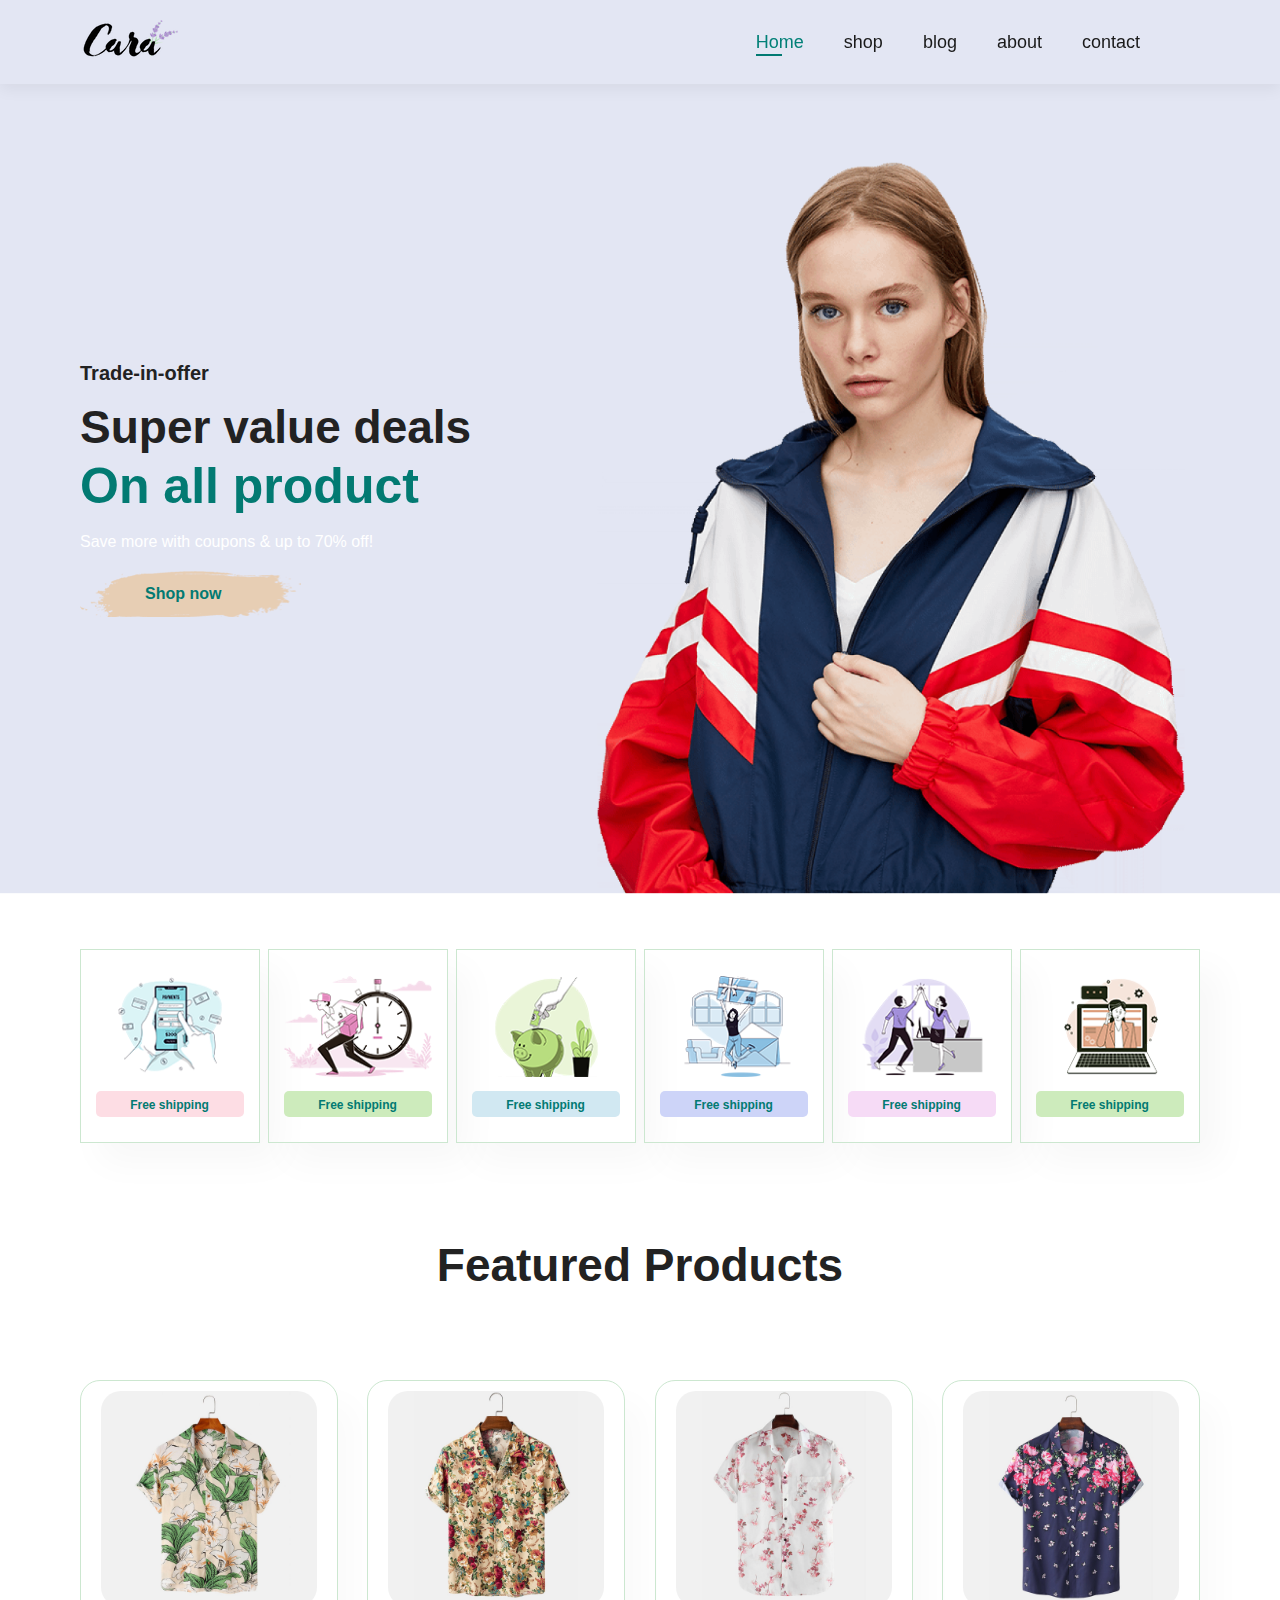
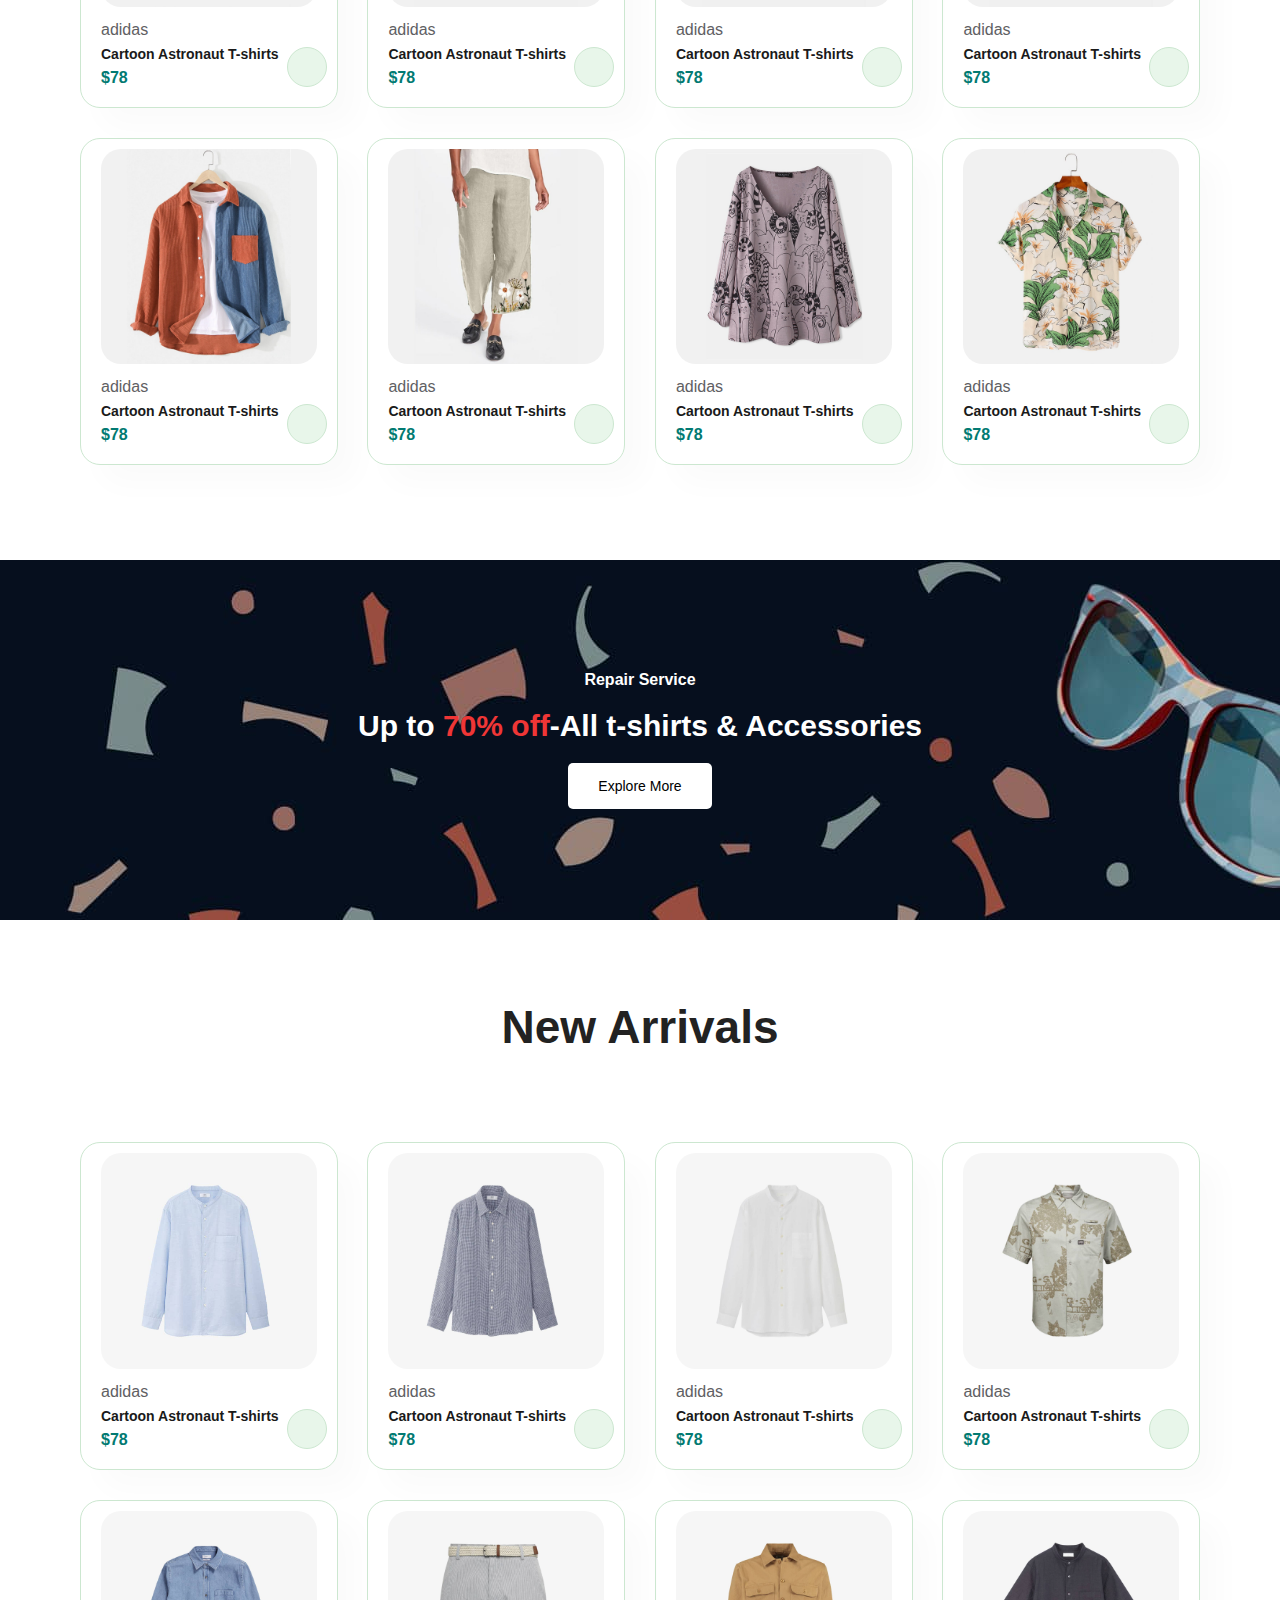
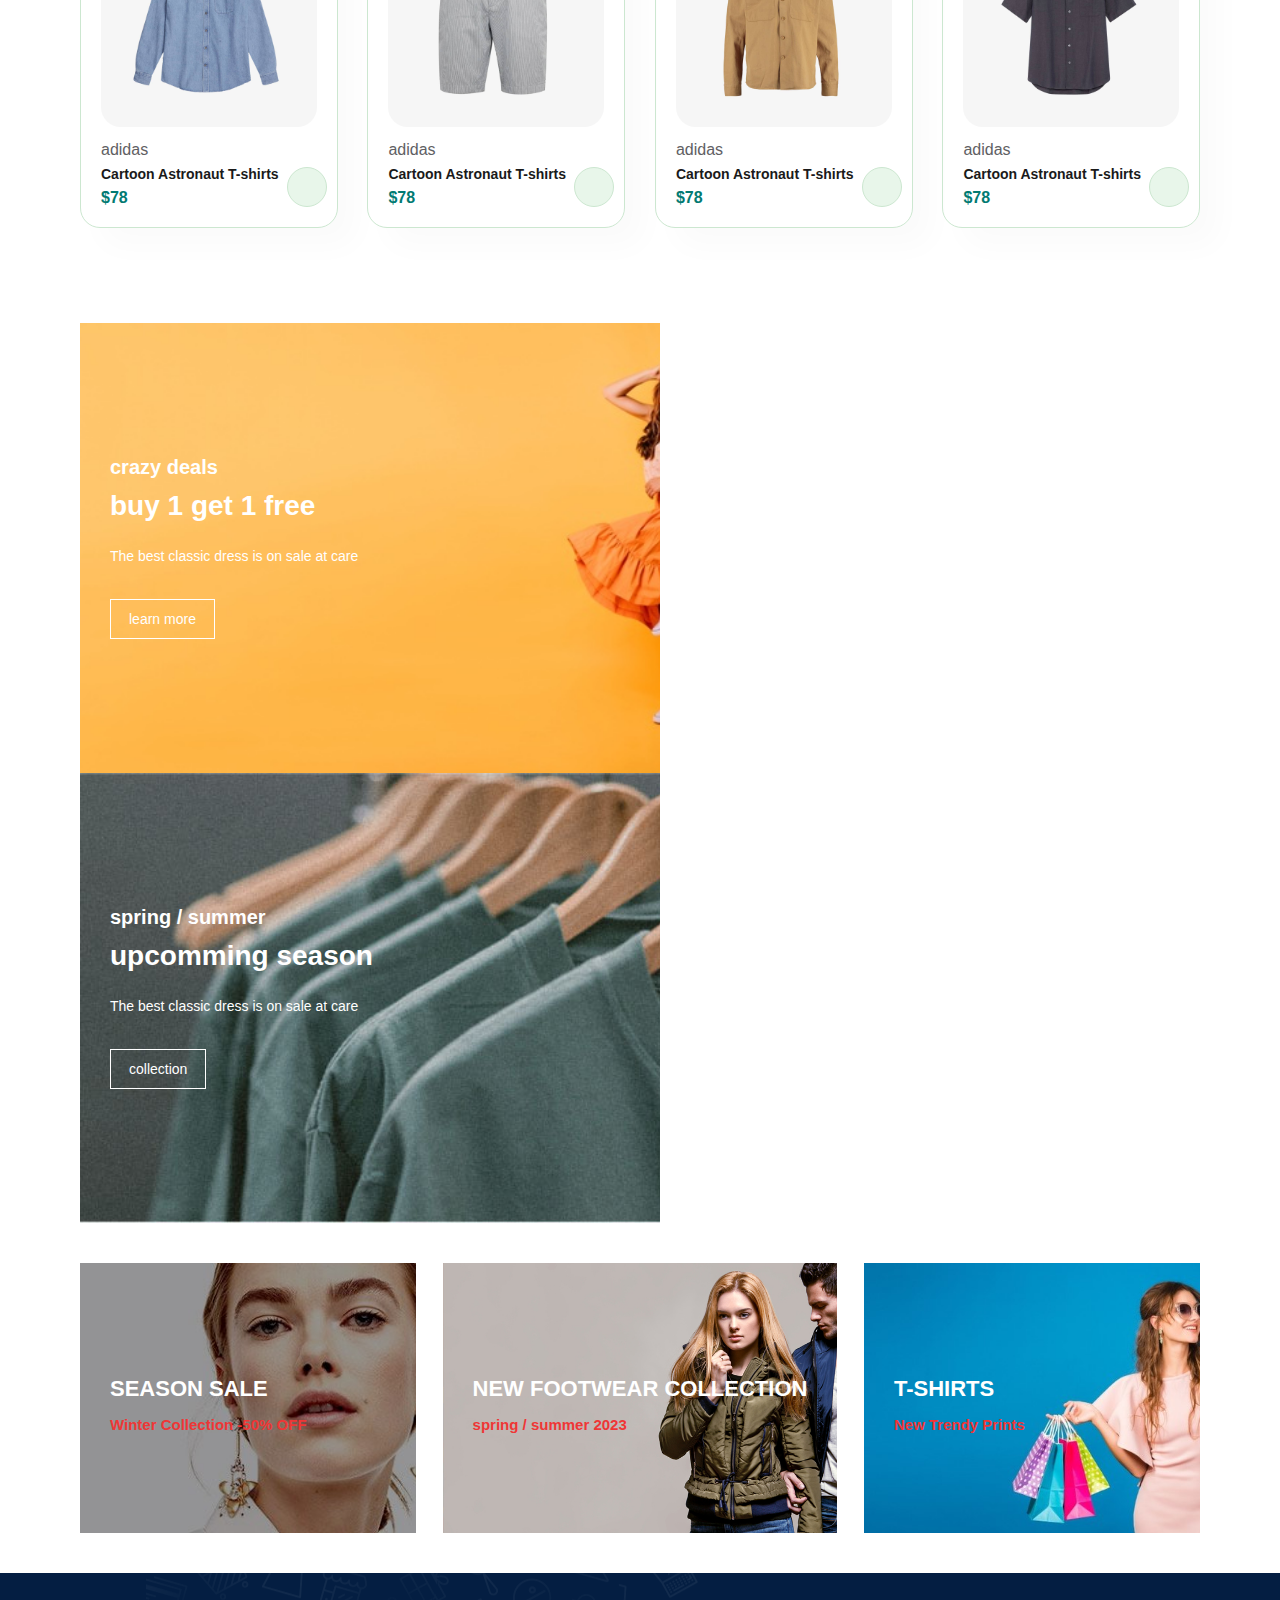
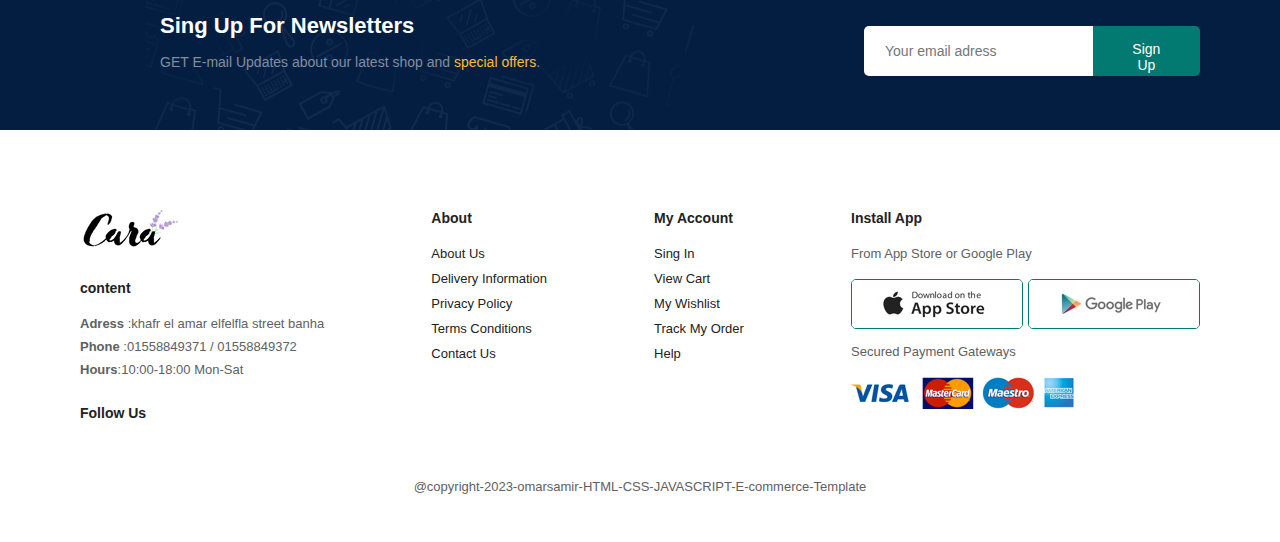
<file: index.html>
<!DOCTYPE html>
<html lang="en">
  <head>
    <meta charset="UTF-8" />
    <meta name="viewport" content="width=device-width, initial-scale=1.0" />
    <link
      href="https://cdn.jsdelivr.net/npm/bootstrap@5.0.2/dist/css/bootstrap.min.css"
      rel="stylesheet"
      integrity="sha384-EVSTQN3/azprG1Anm3QDgpJLIm9Nao0Yz1ztcQTwFspd3yD65VohhpuuCOmLASjC"
      crossorigin="anonymous"
    />
    <link
      rel="stylesheet"
      href="https://cdnjs.cloudflare.com/ajax/libs/font-awesome/6.4.2/css/all.min.css"
      integrity="sha512-z3gLpd7yknf1YoNbCzqRKc4qyor8gaKU1qmn+CShxbuBusANI9QpRohGBreCFkKxLhei6S9CQXFEbbKuqLg0DA=="
      crossorigin="anonymous"
      referrerpolicy="no-referrer"
    />
    <link rel="stylesheet" href="../css/style.css" />
    <title>Home</title>
  </head>
  <body>
    <!-- header -->
    <section id="header">
      <a href=""><img src="../imgs/logo.png" class="logo" alt="" /></a>

      <div>
        <ul id="navbar">
          <li><a class="active" href="index.html">Home</a></li>
          <li><a href="shop.html">shop</a></li>
          <li><a href="blog.html">blog</a></li>
          <li><a href="about.html">about</a></li>
          <li><a href="contact.html">contact</a></li>
          <li>
            <a href="cart.html"><i class="fa-solid fa-bag-shopping"></i></a>
          </li>
        </ul>
      </div>
    </section>
    <!-- home -->
    <section id="hero" class="col-12">
      <h4>Trade-in-offer</h4>
      <h2>Super value deals</h2>
      <h1>On all product</h1>
      <p>Save more with coupons & up to 70% off!</p>
      <button>Shop now</button>
    </section>
    <!-- feature -->
    <section id="feature" class="section-p1">
      <div class="fe-box col-lg-2 col-md-6 col-sm-12">
        <img src="../imgs/f1.png" alt="" />
        <h6>Free shipping</h6>
      </div>
      <div class="fe-box col-lg-2 col-md-6 col-sm-12">
        <img src="../imgs/f2.png" alt="" />
        <h6>Free shipping</h6>
      </div>
      <div class="fe-box col-lg-2 col-md-6 col-sm-12">
        <img src="../imgs/f3.png" alt="" />
        <h6>Free shipping</h6>
      </div>
      <div class="fe-box col-lg-2 col-md-6 col-sm-12">
        <img src="../imgs/f4.png" alt="" />
        <h6>Free shipping</h6>
      </div>
      <div class="fe-box col-lg-2 col-md-6 col-sm-12">
        <img src="../imgs/f5.png" alt="" />
        <h6>Free shipping</h6>
      </div>
      <div class="fe-box col-lg-2 col-md-6 col-sm-12">
        <img src="../imgs/f6.png" alt="" />
        <h6>Free shipping</h6>
      </div>
    </section>
    <!-- feature products -->
    <section id="product1" class="section-p1">
      <h2>Featured Products</h2>
      <p>Summer Collection New Modern Design</p>
      <div class="pro-container">
        <div class="pro col-lg-4 col-md-6 col-sm-12">
          <img src="../imgs/f2.jpg" alt="" />
          <div class="des">
            <span>adidas</span>
            <h5>Cartoon Astronaut T-shirts</h5>
            <div class="star">
              <i class="fa-solid fa-star"></i>
              <i class="fa-solid fa-star"></i>
              <i class="fa-solid fa-star"></i>
              <i class="fa-solid fa-star"></i>
              <i class="fa-solid fa-star"></i>
            </div>
            <h4>$78</h4>
          </div>
          <a href="#"><i class="fa-solid fa-bag-shopping cart"></i></a>
        </div>
        <div class="pro col-lg-4 col-md-6 col-sm-12">
          <img src="../imgs/f3.jpg" alt="" />
          <div class="des">
            <span>adidas</span>
            <h5>Cartoon Astronaut T-shirts</h5>
            <div class="star">
              <i class="fa-solid fa-star"></i>
              <i class="fa-solid fa-star"></i>
              <i class="fa-solid fa-star"></i>
              <i class="fa-solid fa-star"></i>
              <i class="fa-solid fa-star"></i>
            </div>
            <h4>$78</h4>
          </div>
          <a href="#"><i class="fa-solid fa-bag-shopping cart"></i></a>
        </div>
        <div class="pro col-lg-4 col-md-6 col-sm-12">
          <img src="../imgs/f4.jpg" alt="" />
          <div class="des">
            <span>adidas</span>
            <h5>Cartoon Astronaut T-shirts</h5>
            <div class="star">
              <i class="fa-solid fa-star"></i>
              <i class="fa-solid fa-star"></i>
              <i class="fa-solid fa-star"></i>
              <i class="fa-solid fa-star"></i>
              <i class="fa-solid fa-star"></i>
            </div>
            <h4>$78</h4>
          </div>
          <a href="#"><i class="fa-solid fa-bag-shopping cart"></i></a>
        </div>
        <div class="pro col-lg-4 col-md-6 col-sm-12">
          <img src="../imgs/f5.jpg" alt="" />
          <div class="des">
            <span>adidas</span>
            <h5>Cartoon Astronaut T-shirts</h5>
            <div class="star">
              <i class="fa-solid fa-star"></i>
              <i class="fa-solid fa-star"></i>
              <i class="fa-solid fa-star"></i>
              <i class="fa-solid fa-star"></i>
              <i class="fa-solid fa-star"></i>
            </div>
            <h4>$78</h4>
          </div>
          <a href="#"><i class="fa-solid fa-bag-shopping cart"></i></a>
        </div>
        <div class="pro col-lg-4 col-md-6 col-sm-12">
          <img src="../imgs/f6.jpg" alt="" />
          <div class="des">
            <span>adidas</span>
            <h5>Cartoon Astronaut T-shirts</h5>
            <div class="star">
              <i class="fa-solid fa-star"></i>
              <i class="fa-solid fa-star"></i>
              <i class="fa-solid fa-star"></i>
              <i class="fa-solid fa-star"></i>
              <i class="fa-solid fa-star"></i>
            </div>
            <h4>$78</h4>
          </div>
          <a href="#"><i class="fa-solid fa-bag-shopping cart"></i></a>
        </div>
        <div class="pro col-lg-4 col-md-6 col-sm-12">
          <img src="../imgs/f7.jpg" alt="" />
          <div class="des">
            <span>adidas</span>
            <h5>Cartoon Astronaut T-shirts</h5>
            <div class="star">
              <i class="fa-solid fa-star"></i>
              <i class="fa-solid fa-star"></i>
              <i class="fa-solid fa-star"></i>
              <i class="fa-solid fa-star"></i>
              <i class="fa-solid fa-star"></i>
            </div>
            <h4>$78</h4>
          </div>
          <a href="#"><i class="fa-solid fa-bag-shopping cart"></i></a>
        </div>
        <div class="pro col-lg-4 col-md-6 col-sm-12">
          <img src="../imgs/f8.jpg" alt="" />
          <div class="des">
            <span>adidas</span>
            <h5>Cartoon Astronaut T-shirts</h5>
            <div class="star">
              <i class="fa-solid fa-star"></i>
              <i class="fa-solid fa-star"></i>
              <i class="fa-solid fa-star"></i>
              <i class="fa-solid fa-star"></i>
              <i class="fa-solid fa-star"></i>
            </div>
            <h4>$78</h4>
          </div>
          <a href="#"><i class="fa-solid fa-bag-shopping cart"></i></a>
        </div>
        <div class="pro col-lg-4 col-md-6 col-sm-12">
          <img src="../imgs/f2.jpg" alt="" />
          <div class="des">
            <span>adidas</span>
            <h5>Cartoon Astronaut T-shirts</h5>
            <div class="star">
              <i class="fa-solid fa-star"></i>
              <i class="fa-solid fa-star"></i>
              <i class="fa-solid fa-star"></i>
              <i class="fa-solid fa-star"></i>
              <i class="fa-solid fa-star"></i>
            </div>
            <h4>$78</h4>
          </div>
          <a href="#"><i class="fa-solid fa-bag-shopping cart"></i></a>
        </div>
      </div>
    </section>
    <!-- banner -->
    <section id="banner" class="section-m1">
      <h4>Repair Service</h4>
      <h2>Up to <span>70% off</span>-All t-shirts & Accessories</h2>
      <button class="normal">Explore More</button>
    </section>
    <!-- new arrival -->
    <section id="product1" class="section-p1">
      <h2>New Arrivals</h2>
      <p>Summer Collection New Modern Design</p>
      <div class="pro-container">
        <div class="pro col-lg-4 col-md-6 col-sm-12">
          <img src="../imgs/n1.jpg" alt="" />
          <div class="des">
            <span>adidas</span>
            <h5>Cartoon Astronaut T-shirts</h5>
            <div class="star">
              <i class="fa-solid fa-star"></i>
              <i class="fa-solid fa-star"></i>
              <i class="fa-solid fa-star"></i>
              <i class="fa-solid fa-star"></i>
              <i class="fa-solid fa-star"></i>
            </div>
            <h4>$78</h4>
          </div>
          <a href="#"><i class="fa-solid fa-bag-shopping cart"></i></a>
        </div>
        <div class="pro col-lg-4 col-md-6 col-sm-12">
          <img src="../imgs/n2.jpg" alt="" />
          <div class="des">
            <span>adidas</span>
            <h5>Cartoon Astronaut T-shirts</h5>
            <div class="star">
              <i class="fa-solid fa-star"></i>
              <i class="fa-solid fa-star"></i>
              <i class="fa-solid fa-star"></i>
              <i class="fa-solid fa-star"></i>
              <i class="fa-solid fa-star"></i>
            </div>
            <h4>$78</h4>
          </div>
          <a href="#"><i class="fa-solid fa-bag-shopping cart"></i></a>
        </div>
        <div class="pro col-lg-4 col-md-6 col-sm-12">
          <img src="../imgs/n3.jpg" alt="" />
          <div class="des">
            <span>adidas</span>
            <h5>Cartoon Astronaut T-shirts</h5>
            <div class="star">
              <i class="fa-solid fa-star"></i>
              <i class="fa-solid fa-star"></i>
              <i class="fa-solid fa-star"></i>
              <i class="fa-solid fa-star"></i>
              <i class="fa-solid fa-star"></i>
            </div>
            <h4>$78</h4>
          </div>
          <a href="#"><i class="fa-solid fa-bag-shopping cart"></i></a>
        </div>
        <div class="pro col-lg-4 col-md-6 col-sm-12">
          <img src="../imgs/n4.jpg" alt="" />
          <div class="des">
            <span>adidas</span>
            <h5>Cartoon Astronaut T-shirts</h5>
            <div class="star">
              <i class="fa-solid fa-star"></i>
              <i class="fa-solid fa-star"></i>
              <i class="fa-solid fa-star"></i>
              <i class="fa-solid fa-star"></i>
              <i class="fa-solid fa-star"></i>
            </div>
            <h4>$78</h4>
          </div>
          <a href="#"><i class="fa-solid fa-bag-shopping cart"></i></a>
        </div>
        <div class="pro col-lg-4 col-md-6 col-sm-12">
          <img src="../imgs/n5.jpg" alt="" />
          <div class="des">
            <span>adidas</span>
            <h5>Cartoon Astronaut T-shirts</h5>
            <div class="star">
              <i class="fa-solid fa-star"></i>
              <i class="fa-solid fa-star"></i>
              <i class="fa-solid fa-star"></i>
              <i class="fa-solid fa-star"></i>
              <i class="fa-solid fa-star"></i>
            </div>
            <h4>$78</h4>
          </div>
          <a href="#"><i class="fa-solid fa-bag-shopping cart"></i></a>
        </div>
        <div class="pro col-lg-4 col-md-6 col-sm-12">
          <img src="../imgs/n6.jpg" alt="" />
          <div class="des">
            <span>adidas</span>
            <h5>Cartoon Astronaut T-shirts</h5>
            <div class="star">
              <i class="fa-solid fa-star"></i>
              <i class="fa-solid fa-star"></i>
              <i class="fa-solid fa-star"></i>
              <i class="fa-solid fa-star"></i>
              <i class="fa-solid fa-star"></i>
            </div>
            <h4>$78</h4>
          </div>
          <a href="#"><i class="fa-solid fa-bag-shopping cart"></i></a>
        </div>
        <div class="pro col-lg-4 col-md-6 col-sm-12">
          <img src="../imgs/n7.jpg" alt="" />
          <div class="des">
            <span>adidas</span>
            <h5>Cartoon Astronaut T-shirts</h5>
            <div class="star">
              <i class="fa-solid fa-star"></i>
              <i class="fa-solid fa-star"></i>
              <i class="fa-solid fa-star"></i>
              <i class="fa-solid fa-star"></i>
              <i class="fa-solid fa-star"></i>
            </div>
            <h4>$78</h4>
          </div>
          <a href="#"><i class="fa-solid fa-bag-shopping cart"></i></a>
        </div>
        <div class="pro col-lg-4 col-md-6 col-sm-12">
          <img src="../imgs/n8.jpg" alt="" />
          <div class="des">
            <span>adidas</span>
            <h5>Cartoon Astronaut T-shirts</h5>
            <div class="star">
              <i class="fa-solid fa-star"></i>
              <i class="fa-solid fa-star"></i>
              <i class="fa-solid fa-star"></i>
              <i class="fa-solid fa-star"></i>
              <i class="fa-solid fa-star"></i>
            </div>
            <h4>$78</h4>
          </div>
          <a href="#"><i class="fa-solid fa-bag-shopping cart"></i></a>
        </div>
      </div>
    </section>
    <!-- banner2 -->
    <section id="sm-banner" class="section-p1">
      <div class="banner-box">
        <h4>crazy deals</h4>
        <h2>buy 1 get 1 free</h2>
        <p>The best classic dress is on sale at care</p>
        <button class="white">learn more</button>
      </div>
      <div class="banner-box banner-box2">
        <h4>spring / summer</h4>
        <h2>upcomming season</h2>
        <p>The best classic dress is on sale at care</p>
        <button class="white">collection</button>
      </div>
    </section>
    <!-- banner3 -->
    <section id="banner3">
      <div class="banner-box col-lg-3 col-12">
        <h2>SEASON SALE</h2>
        <h3>Winter Collection -50% OFF</h3>
      </div>
      <div class="banner-box banner-box2 col-lg-3 col-12">
        <h2>NEW FOOTWEAR COLLECTION</h2>
        <h3>spring / summer 2023</h3>
      </div>
      <div class="banner-box banner-box3 col-lg-3 col-12">
        <h2>T-SHIRTS</h2>
        <h3>New Trendy Prints</h3>
      </div>
    </section>
    <!-- newsletter -->
    <section id="newsletter" class="section-p1 section-m1">
      <div class="newstext">
        <h4>Sing Up For Newsletters</h4>
        <p>
          GET E-mail Updates about our latest shop and
          <span>special offers</span>.
        </p>
      </div>
      <div class="form">
        <input type="text" placeholder="Your email adress" />
        <button class="normal">Sign Up</button>
      </div>
    </section>
    <!-- footer -->
    <footer class="section-p1">
      <div class="col">
        <img class="logo" src="../imgs/logo.png" alt="" />
        <h4>content</h4>
        <p><strong>Adress</strong> :khafr el amar elfelfla street banha</p>
        <p><strong>Phone</strong> :01558849371 / 01558849372</p>
        <p><strong>Hours</strong>:10:00-18:00 Mon-Sat</p>
        <div class="follow">
          <h4>Follow Us</h4>
          <div class="icon">
            <i class="fa-brands fa-facebook-f"></i>
            <i class="fa-brands fa-twitter"></i>
            <i class="fa-brands fa-instagram"></i>
            <i class="fa-brands fa-linkedin-in"></i>
            <i class="fa-brands fa-youtube"></i>
          </div>
        </div>
      </div>
      <div class="col">
        <h4>About</h4>
        <a href="#">About Us</a>
        <a href="#">Delivery Information</a>
        <a href="#">Privacy Policy</a>
        <a href="#">Terms Conditions</a>
        <a href="#">Contact Us</a>
      </div>
      <div class="col">
        <h4>My Account</h4>
        <a href="#">Sing In</a>
        <a href="#">View Cart</a>
        <a href="#">My Wishlist</a>
        <a href="#">Track My Order</a>
        <a href="#">Help</a>
      </div>
      <div class="col install">
        <h4>Install App</h4>
        <p>From App Store or Google Play</p>
        <div class="roww">
          <img src="../imgs/app.jpg" alt="" />
          <img class="img2" src="../imgs/play.jpg" alt="" />
        </div>
        <p>Secured Payment Gateways</p>
        <img src="../imgs/pay.png" alt="" />
      </div>
      <div class="copyright">
        <p>@copyright-2023-omarsamir-HTML-CSS-JAVASCRIPT-E-commerce-Template</p>
      </div>
    </footer>
    <!-- js -->
    <script src="../js/index.js"></script>
    <script
      src="https://cdn.jsdelivr.net/npm/@popperjs/core@2.9.2/dist/umd/popper.min.js"
      integrity="sha384-IQsoLXl5PILFhosVNubq5LC7Qb9DXgDA9i+tQ8Zj3iwWAwPtgFTxbJ8NT4GN1R8p"
      crossorigin="anonymous"
    ></script>
    <script
      src="https://cdn.jsdelivr.net/npm/bootstrap@5.0.2/dist/js/bootstrap.min.js"
      integrity="sha384-cVKIPhGWiC2Al4u+LWgxfKTRIcfu0JTxR+EQDz/bgldoEyl4H0zUF0QKbrJ0EcQF"
      crossorigin="anonymous"
    ></script>
  </body>
</html>
</file>
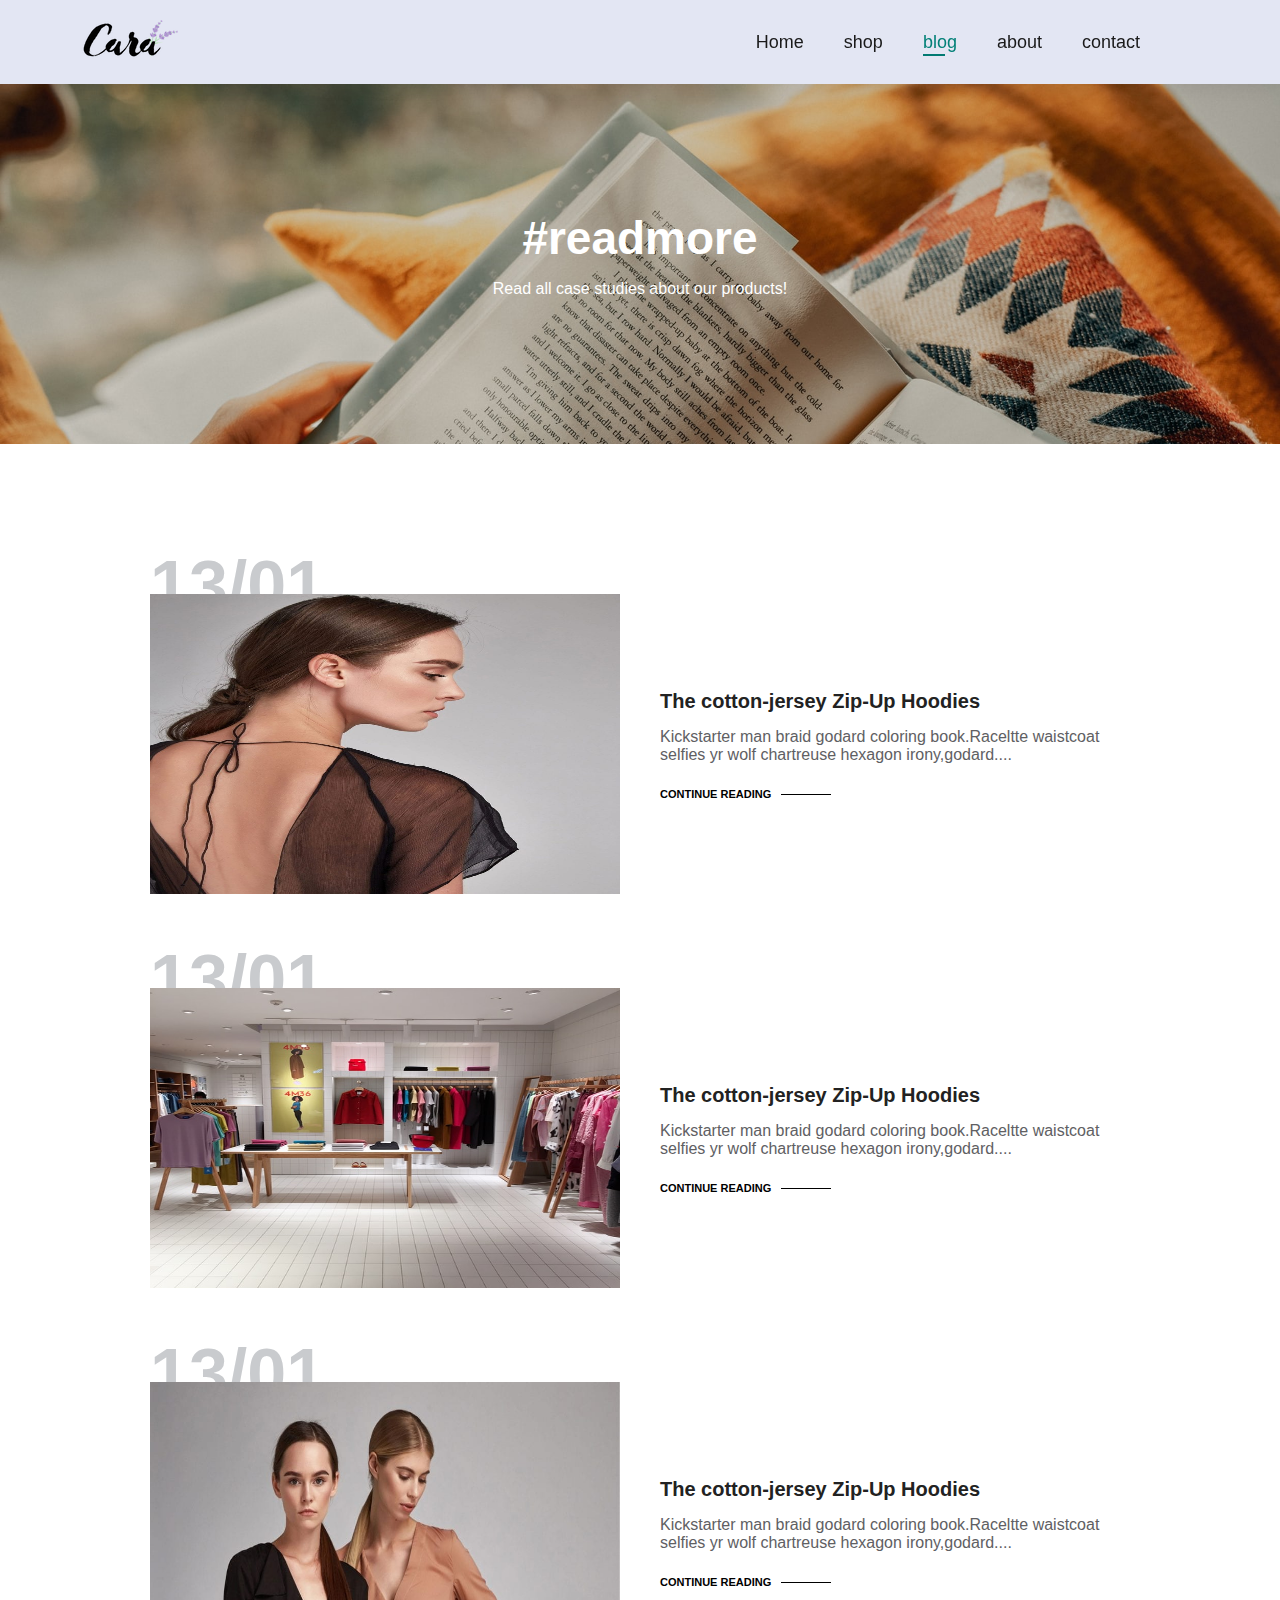
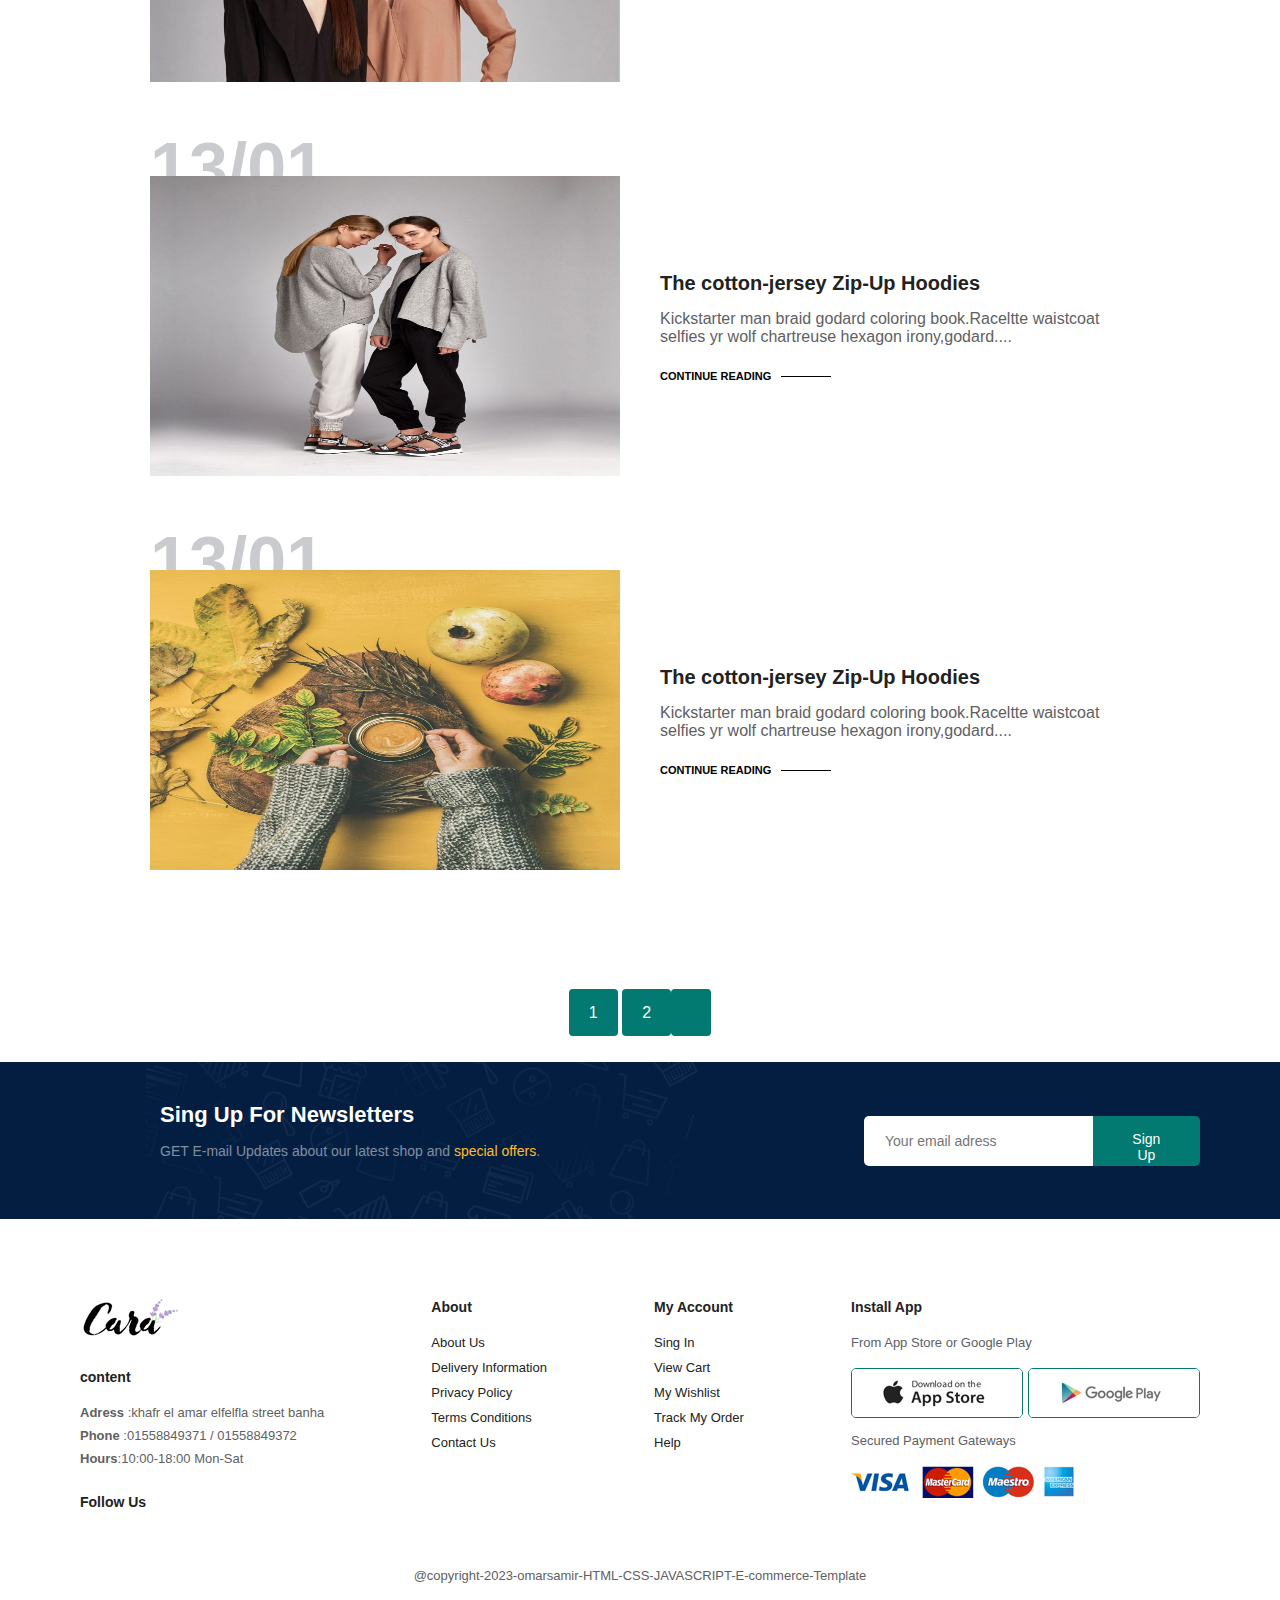
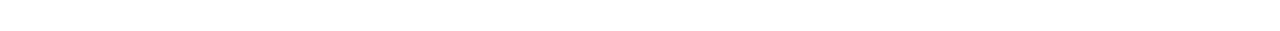
<file: blog.html>
<!DOCTYPE html>
<html lang="en">
  <head>
    <meta charset="UTF-8" />
    <meta name="viewport" content="width=device-width, initial-scale=1.0" />
    <link
      href="https://cdn.jsdelivr.net/npm/bootstrap@5.0.2/dist/css/bootstrap.min.css"
      rel="stylesheet"
      integrity="sha384-EVSTQN3/azprG1Anm3QDgpJLIm9Nao0Yz1ztcQTwFspd3yD65VohhpuuCOmLASjC"
      crossorigin="anonymous"
    />
    <link
      rel="stylesheet"
      href="https://cdnjs.cloudflare.com/ajax/libs/font-awesome/6.4.2/css/all.min.css"
      integrity="sha512-z3gLpd7yknf1YoNbCzqRKc4qyor8gaKU1qmn+CShxbuBusANI9QpRohGBreCFkKxLhei6S9CQXFEbbKuqLg0DA=="
      crossorigin="anonymous"
      referrerpolicy="no-referrer"
    />
    <link rel="stylesheet" href="../css/style.css" />
    <title>Blog</title>
  </head>
  <body>
    <!-- header -->
    <section id="header">
      <a href=""><img src="../imgs/logo.png" class="logo" alt="" /></a>
      <div>
        <ul id="navbar">
          <li><a href="index.html">Home</a></li>
          <li><a href="shop.html">shop</a></li>
          <li><a class="active" href="blog.html">blog</a></li>
          <li><a href="about.html">about</a></li>
          <li><a href="contact.html">contact</a></li>
          <li>
            <a href="cart.html"><i class="fa-solid fa-bag-shopping"></i></a>
          </li>
        </ul>
      </div>
    </section>
    <!-- home -->
    <section id="page-header" class="col-12 blog-header">
      <h2>#readmore</h2>
      <p>Read all case studies about our products!</p>
    </section>
    <!-- blog -->
    <section id="blog">
      <div class="blog-box">
        <div class="blog-img">
          <img src="../imgs/b1 (1).jpg" alt="" />
        </div>
        <div class="blog-details">
          <h4>The cotton-jersey Zip-Up Hoodies</h4>
          <p>
            Kickstarter man braid godard coloring book.Raceltte waistcoat
            selfies yr wolf chartreuse hexagon irony,godard....
          </p>
          <a href="#">CONTINUE READING</a>
        </div>
        <h1>13/01</h1>
      </div>
      <div class="blog-box">
        <div class="blog-img">
          <img src="../imgs/b3.jpg " alt="" />
        </div>
        <div class="blog-details">
          <h4>The cotton-jersey Zip-Up Hoodies</h4>
          <p>
            Kickstarter man braid godard coloring book.Raceltte waistcoat
            selfies yr wolf chartreuse hexagon irony,godard....
          </p>
          <a href="#">CONTINUE READING</a>
        </div>
        <h1>13/01</h1>
      </div>
      <div class="blog-box">
        <div class="blog-img">
          <img src="../imgs/b2 (1).jpg" alt="" />
        </div>
        <div class="blog-details">
          <h4>The cotton-jersey Zip-Up Hoodies</h4>
          <p>
            Kickstarter man braid godard coloring book.Raceltte waistcoat
            selfies yr wolf chartreuse hexagon irony,godard....
          </p>
          <a href="#">CONTINUE READING</a>
        </div>
        <h1>13/01</h1>
      </div>
      <div class="blog-box">
        <div class="blog-img">
          <img src="../imgs/b4 (1).jpg" alt="" />
        </div>
        <div class="blog-details">
          <h4>The cotton-jersey Zip-Up Hoodies</h4>
          <p>
            Kickstarter man braid godard coloring book.Raceltte waistcoat
            selfies yr wolf chartreuse hexagon irony,godard....
          </p>
          <a href="#">CONTINUE READING</a>
        </div>
        <h1>13/01</h1>
      </div>
      <div class="blog-box">
        <div class="blog-img">
          <img src="../imgs/b6.jpg" alt="" />
        </div>
        <div class="blog-details">
          <h4>The cotton-jersey Zip-Up Hoodies</h4>
          <p>
            Kickstarter man braid godard coloring book.Raceltte waistcoat
            selfies yr wolf chartreuse hexagon irony,godard....
          </p>
          <a href="#">CONTINUE READING</a>
        </div>
        <h1>13/01</h1>
      </div>
    </section>
    <!-- pagination -->
    <section id="pagination">
      <a href="#">1</a>
      <a href="#">2</a>
      <a href="#"><i class="fa-solid fa-arrow-right"></i></a>
    </section>
    <!-- newsletter -->
    <section id="newsletter" class="section-p1 section-m1">
      <div class="newstext">
        <h4>Sing Up For Newsletters</h4>
        <p>
          GET E-mail Updates about our latest shop and
          <span>special offers</span>.
        </p>
      </div>
      <div class="form">
        <input type="text" placeholder="Your email adress" />
        <button class="normal">Sign Up</button>
      </div>
    </section>
    <!-- footer -->
    <footer class="section-p1">
      <div class="col">
        <img class="logo" src="../imgs/logo.png" alt="" />
        <h4>content</h4>
        <p><strong>Adress</strong> :khafr el amar elfelfla street banha</p>
        <p><strong>Phone</strong> :01558849371 / 01558849372</p>
        <p><strong>Hours</strong>:10:00-18:00 Mon-Sat</p>
        <div class="follow">
          <h4>Follow Us</h4>
          <div class="icon">
            <i class="fa-brands fa-facebook-f"></i>
            <i class="fa-brands fa-twitter"></i>
            <i class="fa-brands fa-instagram"></i>
            <i class="fa-brands fa-linkedin-in"></i>
            <i class="fa-brands fa-youtube"></i>
          </div>
        </div>
      </div>
      <div class="col">
        <h4>About</h4>
        <a href="#">About Us</a>
        <a href="#">Delivery Information</a>
        <a href="#">Privacy Policy</a>
        <a href="#">Terms Conditions</a>
        <a href="#">Contact Us</a>
      </div>
      <div class="col">
        <h4>My Account</h4>
        <a href="#">Sing In</a>
        <a href="#">View Cart</a>
        <a href="#">My Wishlist</a>
        <a href="#">Track My Order</a>
        <a href="#">Help</a>
      </div>
      <div class="col install">
        <h4>Install App</h4>
        <p>From App Store or Google Play</p>
        <div class="roww">
          <img src="../imgs/app.jpg" alt="" />
          <img class="img2" src="../imgs/play.jpg" alt="" />
        </div>
        <p>Secured Payment Gateways</p>
        <img src="../imgs/pay.png" alt="" />
      </div>
      <div class="copyright">
        <p>@copyright-2023-omarsamir-HTML-CSS-JAVASCRIPT-E-commerce-Template</p>
      </div>
    </footer>
    <!-- js -->
    <script src="../js/index.js"></script>
    <script
      src="https://cdn.jsdelivr.net/npm/@popperjs/core@2.9.2/dist/umd/popper.min.js"
      integrity="sha384-IQsoLXl5PILFhosVNubq5LC7Qb9DXgDA9i+tQ8Zj3iwWAwPtgFTxbJ8NT4GN1R8p"
      crossorigin="anonymous"
    ></script>
    <script
      src="https://cdn.jsdelivr.net/npm/bootstrap@5.0.2/dist/js/bootstrap.min.js"
      integrity="sha384-cVKIPhGWiC2Al4u+LWgxfKTRIcfu0JTxR+EQDz/bgldoEyl4H0zUF0QKbrJ0EcQF"
      crossorigin="anonymous"
    ></script>
  </body>
</html>
</file>
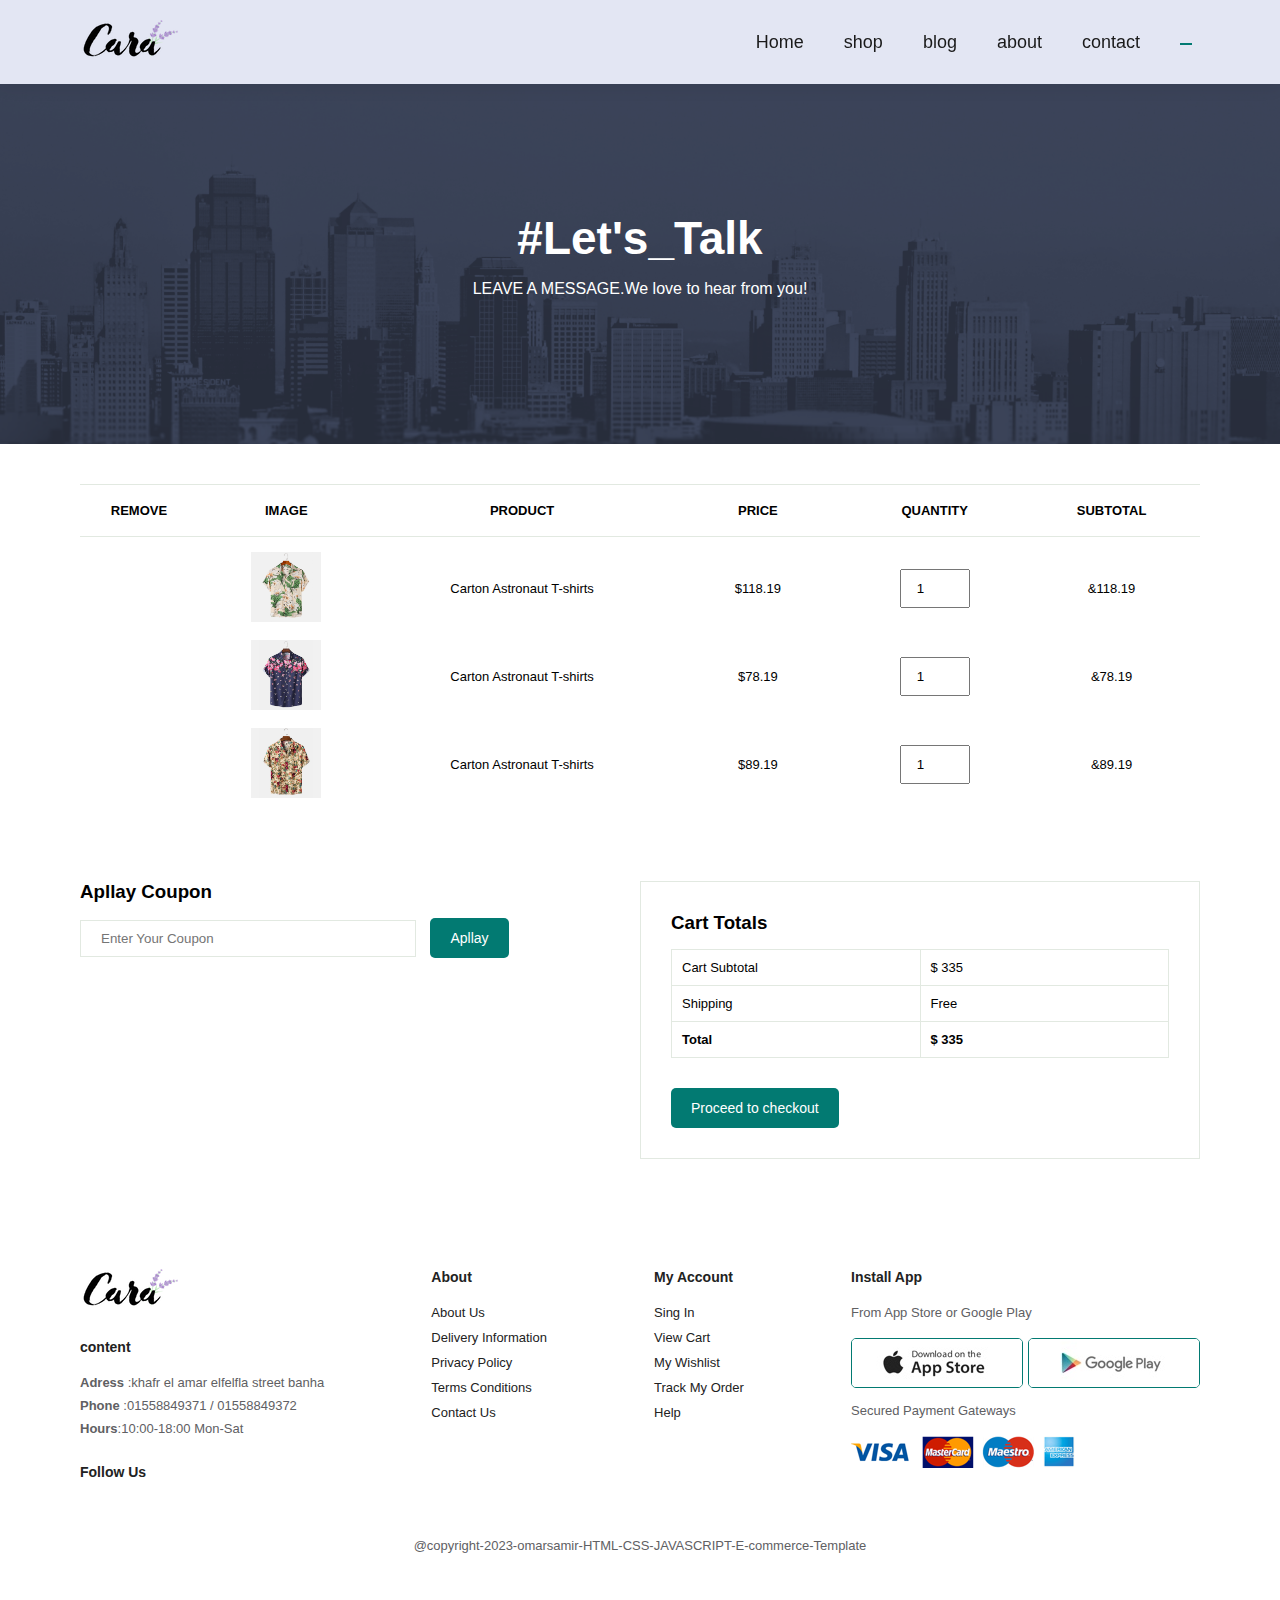
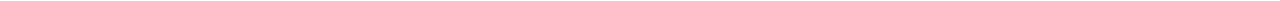
<file: cart.html>
<!DOCTYPE html>
<html lang="en">
  <head>
    <meta charset="UTF-8" />
    <meta name="viewport" content="width=device-width, initial-scale=1.0" />
    <link
      href="https://cdn.jsdelivr.net/npm/bootstrap@5.0.2/dist/css/bootstrap.min.css"
      rel="stylesheet"
      integrity="sha384-EVSTQN3/azprG1Anm3QDgpJLIm9Nao0Yz1ztcQTwFspd3yD65VohhpuuCOmLASjC"
      crossorigin="anonymous"
    />
    <link
      rel="stylesheet"
      href="https://cdnjs.cloudflare.com/ajax/libs/font-awesome/6.4.2/css/all.min.css"
      integrity="sha512-z3gLpd7yknf1YoNbCzqRKc4qyor8gaKU1qmn+CShxbuBusANI9QpRohGBreCFkKxLhei6S9CQXFEbbKuqLg0DA=="
      crossorigin="anonymous"
      referrerpolicy="no-referrer"
    />
    <link rel="stylesheet" href="../css/style.css" />
    <title>Contact</title>
  </head>
  <body>
    <!-- header -->
    <section id="header">
      <a href=""><img src="../imgs/logo.png" class="logo" alt="" /></a>
      <div>
        <ul id="navbar">
          <li><a href="index.html">Home</a></li>
          <li><a href="shop.html">shop</a></li>
          <li><a href="blog.html">blog</a></li>
          <li><a href="about.html">about</a></li>
          <li><a href="contact.html">contact</a></li>
          <li id="lg-bag">
            <a class="active" href="cart.html"
              ><i class="fa-solid fa-bag-shopping"></i
            ></a>
          </li>
        </ul>
      </div>
    </section>
    <!-- home -->
    <section id="page-header" class="col-12 about-header">
      <h2>#Let's_Talk</h2>
      <p>LEAVE A MESSAGE.We love to hear from you!</p>
    </section>
    <!-- cart -->
    <section id="cart" class="section-p1">
      <table width="100%">
        <thead>
          <tr>
            <td>Remove</td>
            <td>Image</td>
            <td>Product</td>
            <td>Price</td>
            <td>Quantity</td>
            <td>Subtotal</td>
          </tr>
        </thead>
        <tbody>
          <tr>
            <td>
              <a href="#"><i class="fa-solid fa-circle-xmark"></i></a>
            </td>
            <td><img src="../imgs/f2.jpg" alt="" /></td>
            <td>Carton Astronaut T-shirts</td>
            <td>$118.19</td>
            <td><input type="number" value="1" /></td>
            <td>&118.19</td>
          </tr>
        </tbody>
        <tbody>
          <tr>
            <td>
              <a href="#"><i class="fa-solid fa-circle-xmark"></i></a>
            </td>
            <td><img src="../imgs/f5.jpg" alt="" /></td>
            <td>Carton Astronaut T-shirts</td>
            <td>$78.19</td>
            <td><input type="number" value="1" /></td>
            <td>&78.19</td>
          </tr>
        </tbody>
        <tbody>
          <tr>
            <td>
              <a href="#"><i class="fa-solid fa-circle-xmark"></i></a>
            </td>
            <td><img src="../imgs/f3.jpg" alt="" /></td>
            <td>Carton Astronaut T-shirts</td>
            <td>$89.19</td>
            <td><input type="number" value="1" /></td>
            <td>&89.19</td>
          </tr>
        </tbody>
      </table>
    </section>
    <!-- cart-add -->
    <section id="cart-add" class="section-p1">
      <div id="coupon">
        <h3>Apllay Coupon</h3>
        <div>
          <input type="text" placeholder="Enter Your Coupon" />
          <button class="normal">Apllay</button>
        </div>
      </div>
      <div id="subtotal">
        <h3>Cart Totals</h3>
        <table>
          <tr>
            <td>Cart Subtotal</td>
            <td>$ 335</td>
          </tr>
          <tr>
            <td>Shipping</td>
            <td>Free</td>
          </tr>
          <tr>
            <td><strong>Total</strong></td>
            <td><strong>$ 335</strong></td>
          </tr>
        </table>
        <button class="normal">Proceed to checkout</button>
      </div>
    </section>
    <!-- footer -->
    <footer class="section-p1">
      <div class="col">
        <img class="logo" src="../imgs/logo.png" alt="" />
        <h4>content</h4>
        <p><strong>Adress</strong> :khafr el amar elfelfla street banha</p>
        <p><strong>Phone</strong> :01558849371 / 01558849372</p>
        <p><strong>Hours</strong>:10:00-18:00 Mon-Sat</p>
        <div class="follow">
          <h4>Follow Us</h4>
          <div class="icon">
            <i class="fa-brands fa-facebook-f"></i>
            <i class="fa-brands fa-twitter"></i>
            <i class="fa-brands fa-instagram"></i>
            <i class="fa-brands fa-linkedin-in"></i>
            <i class="fa-brands fa-youtube"></i>
          </div>
        </div>
      </div>
      <div class="col">
        <h4>About</h4>
        <a href="#">About Us</a>
        <a href="#">Delivery Information</a>
        <a href="#">Privacy Policy</a>
        <a href="#">Terms Conditions</a>
        <a href="#">Contact Us</a>
      </div>
      <div class="col">
        <h4>My Account</h4>
        <a href="#">Sing In</a>
        <a href="#">View Cart</a>
        <a href="#">My Wishlist</a>
        <a href="#">Track My Order</a>
        <a href="#">Help</a>
      </div>
      <div class="col install">
        <h4>Install App</h4>
        <p>From App Store or Google Play</p>
        <div class="roww">
          <img src="../imgs/app.jpg" alt="" />
          <img class="img2" src="../imgs/play.jpg" alt="" />
        </div>
        <p>Secured Payment Gateways</p>
        <img src="../imgs/pay.png" alt="" />
      </div>
      <div class="copyright">
        <p>@copyright-2023-omarsamir-HTML-CSS-JAVASCRIPT-E-commerce-Template</p>
      </div>
    </footer>
    <!-- js -->
    <script src="../js/index.js"></script>
    <script
      src="https://cdn.jsdelivr.net/npm/@popperjs/core@2.9.2/dist/umd/popper.min.js"
      integrity="sha384-IQsoLXl5PILFhosVNubq5LC7Qb9DXgDA9i+tQ8Zj3iwWAwPtgFTxbJ8NT4GN1R8p"
      crossorigin="anonymous"
    ></script>
    <script
      src="https://cdn.jsdelivr.net/npm/bootstrap@5.0.2/dist/js/bootstrap.min.js"
      integrity="sha384-cVKIPhGWiC2Al4u+LWgxfKTRIcfu0JTxR+EQDz/bgldoEyl4H0zUF0QKbrJ0EcQF"
      crossorigin="anonymous"
    ></script>
  </body>
</html>
</file>
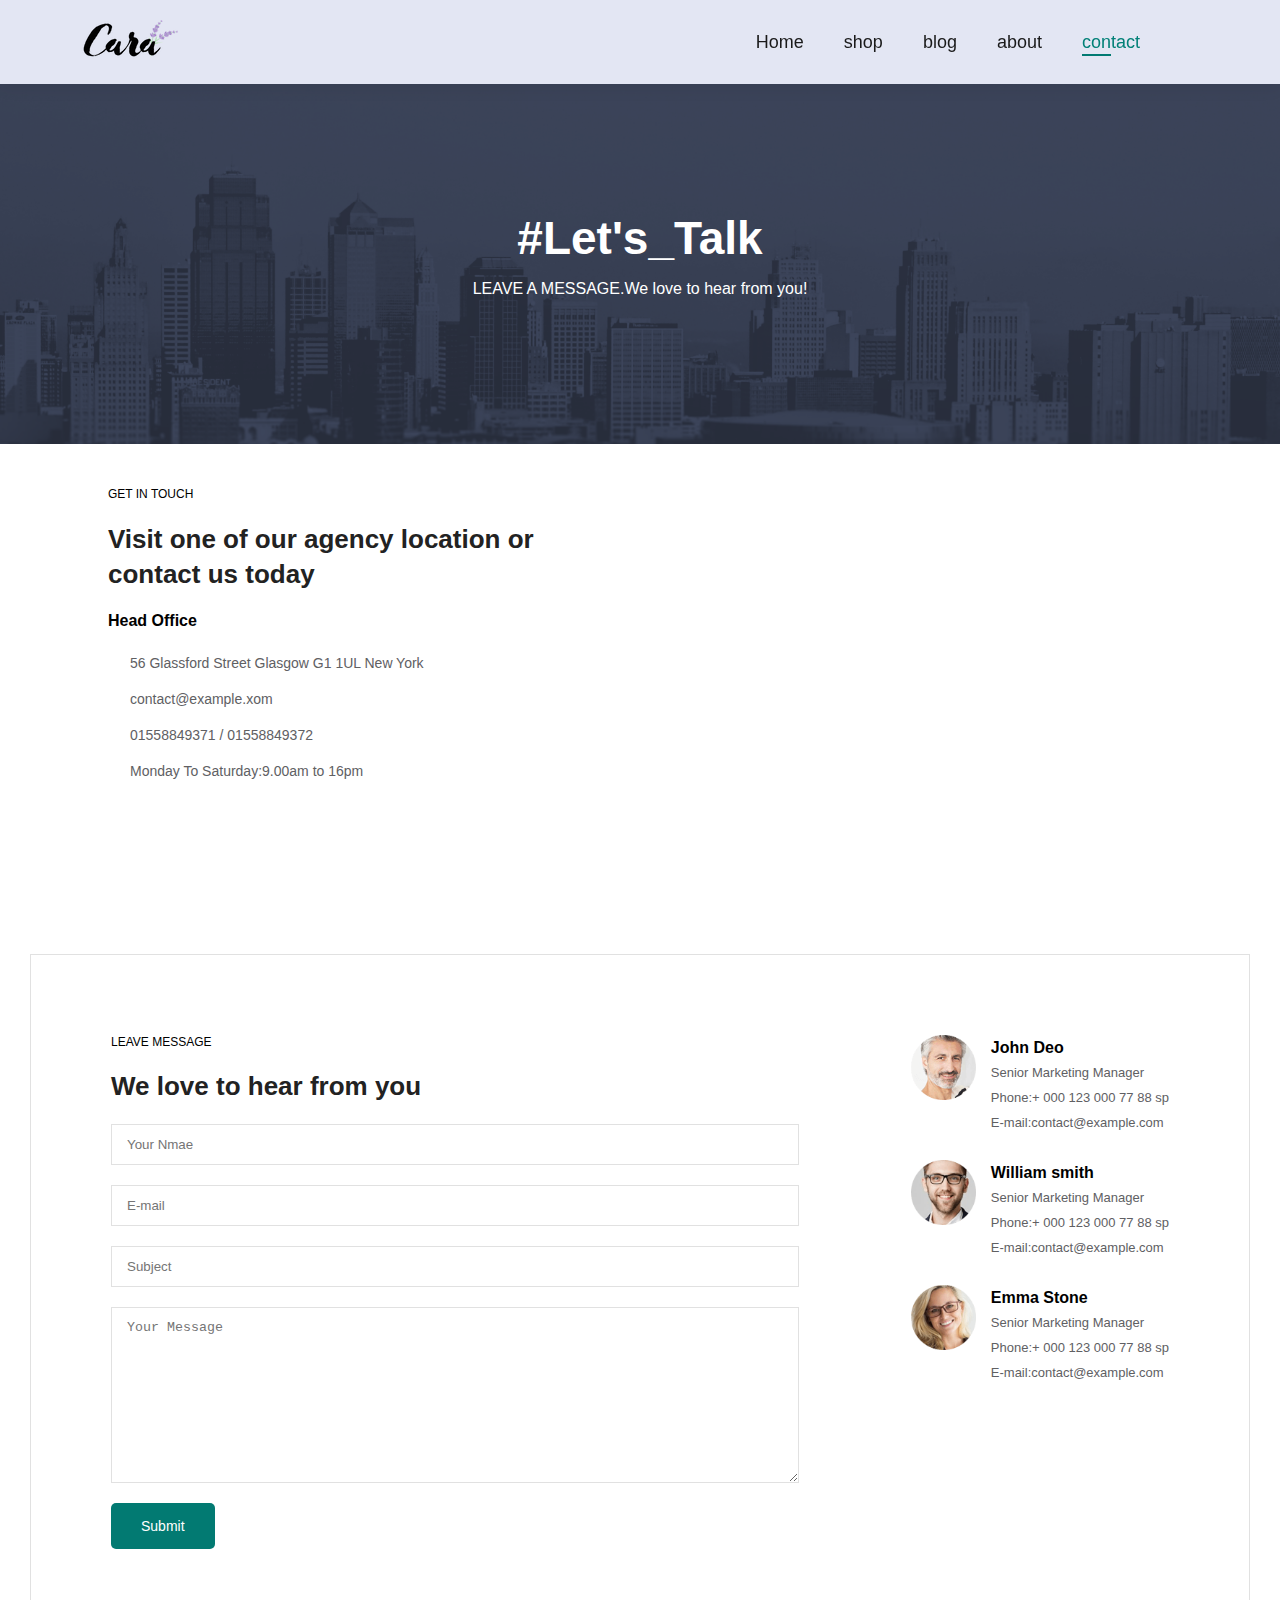
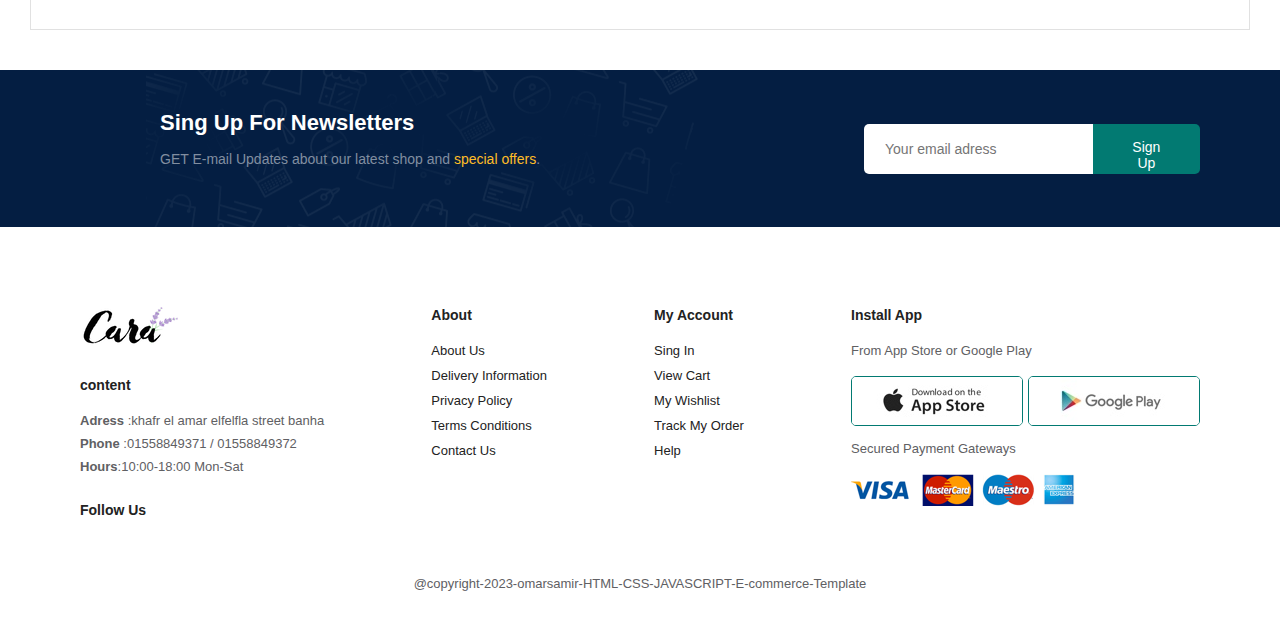
<file: contact.html>
<!DOCTYPE html>
<html lang="en">
  <head>
    <meta charset="UTF-8" />
    <meta name="viewport" content="width=device-width, initial-scale=1.0" />
    <link
      href="https://cdn.jsdelivr.net/npm/bootstrap@5.0.2/dist/css/bootstrap.min.css"
      rel="stylesheet"
      integrity="sha384-EVSTQN3/azprG1Anm3QDgpJLIm9Nao0Yz1ztcQTwFspd3yD65VohhpuuCOmLASjC"
      crossorigin="anonymous"
    />
    <link
      rel="stylesheet"
      href="https://cdnjs.cloudflare.com/ajax/libs/font-awesome/6.4.2/css/all.min.css"
      integrity="sha512-z3gLpd7yknf1YoNbCzqRKc4qyor8gaKU1qmn+CShxbuBusANI9QpRohGBreCFkKxLhei6S9CQXFEbbKuqLg0DA=="
      crossorigin="anonymous"
      referrerpolicy="no-referrer"
    />
    <link rel="stylesheet" href="../css/style.css" />
    <title>Contact</title>
  </head>
  <body>
    <!-- header -->
    <section id="header">
      <a href=""><img src="../imgs/logo.png" class="logo" alt="" /></a>
      <div>
        <ul id="navbar">
          <li><a href="index.html">Home</a></li>
          <li><a href="shop.html">shop</a></li>
          <li><a href="blog.html">blog</a></li>
          <li><a href="about.html">about</a></li>
          <li><a class="active" href="contact.html">contact</a></li>
          <li>
            <a href="cart.html"><i class="fa-solid fa-bag-shopping"></i></a>
          </li>
        </ul>
      </div>
    </section>
    <!-- home -->
    <section id="page-header" class="col-12 about-header">
      <h2>#Let's_Talk</h2>
      <p>LEAVE A MESSAGE.We love to hear from you!</p>
    </section>
    <!-- contact details -->
    <section id="contact-details" class="section-p1">
      <div class="details">
        <span>GET IN TOUCH</span>
        <h2>Visit one of our agency location or contact us today</h2>
        <h3>Head Office</h3>
        <div>
          <li>
            <i class="fa-solid fa-map"></i>
            <p style="color: #606063">
              56 Glassford Street Glasgow G1 1UL New York
            </p>
          </li>
          <li>
            <i class="fa-solid fa-envelope"></i>
            <p style="color: #606063">contact@example.xom</p>
          </li>
          <li>
            <i class="fa-solid fa-phone"></i>
            <p style="color: #606063">01558849371 / 01558849372</p>
          </li>
          <li>
            <i class="fa-solid fa-clock"></i>
            <p style="color: #606063">Monday To Saturday:9.00am to 16pm</p>
          </li>
        </div>
      </div>
      <div class="map">
        <iframe
          src="https://www.google.com/maps/embed?pb=!1m18!1m12!1m3!1d55027.080294860956!2d31.229621645016255!3d30.458984714963442!2m3!1f0!2f0!3f0!3m2!1i1024!2i768!4f13.1!3m3!1m2!1s0x145875f6592ee989%3A0xa0f7a3872335c0ce!2z2KjZhtmH2KfYjCDZgtiz2YUg2KjZhtmH2KfYjCDYqNmG2YfYp9iMINmF2K3Yp9mB2LjYqSDYp9mE2YLZhNmK2YjYqNmK2Kk!5e0!3m2!1sar!2seg!4v1699728870318!5m2!1sar!2seg"
          width="600"
          height="450"
          style="border: 0"
          allowfullscreen=""
          loading="lazy"
          referrerpolicy="no-referrer-when-downgrade"
        ></iframe>
      </div>
    </section>
    <!-- form details -->
    <section id="form-details">
      <form action="">
        <span>LEAVE MESSAGE</span>
        <h2>We love to hear from you</h2>
        <input type="text" placeholder="Your Nmae" name="" id="" />
        <input type="text" placeholder="E-mail" name="" id="" />
        <input type="text" placeholder="Subject" name="" id="" />
        <textarea
          placeholder="Your Message"
          name=""
          id=""
          cols="30"
          rows="10"
        ></textarea>
        <button class="normal">Submit</button>
      </form>
      <div class="people">
        <div>
          <img src="../imgs/1.png" alt="" />
          <p style="color: #606063">
            <span>John Deo</span>Senior Marketing Manager <br />Phone:+ 000 123
            000 77 88 sp <br />E-mail:contact@example.com
          </p>
        </div>
        <div>
          <img src="../imgs/2.png" alt="" />
          <p style="color: #606063">
            <span>William smith</span>Senior Marketing Manager <br />Phone:+ 000
            123 000 77 88 sp <br />E-mail:contact@example.com
          </p>
        </div>
        <div>
          <img src="../imgs/3.png" alt="" />
          <p style="color: #606063">
            <span>Emma Stone</span>Senior Marketing Manager <br />Phone:+ 000
            123 000 77 88 sp <br />E-mail:contact@example.com
          </p>
        </div>
      </div>
    </section>
    <!-- newsletter -->
    <section id="newsletter" class="section-p1 section-m1">
      <div class="newstext">
        <h4>Sing Up For Newsletters</h4>
        <p>
          GET E-mail Updates about our latest shop and
          <span>special offers</span>.
        </p>
      </div>
      <div class="form">
        <input type="text" placeholder="Your email adress" />
        <button class="normal">Sign Up</button>
      </div>
    </section>
    <!-- footer -->
    <footer class="section-p1">
      <div class="col">
        <img class="logo" src="../imgs/logo.png" alt="" />
        <h4>content</h4>
        <p><strong>Adress</strong> :khafr el amar elfelfla street banha</p>
        <p><strong>Phone</strong> :01558849371 / 01558849372</p>
        <p><strong>Hours</strong>:10:00-18:00 Mon-Sat</p>
        <div class="follow">
          <h4>Follow Us</h4>
          <div class="icon">
            <i class="fa-brands fa-facebook-f"></i>
            <i class="fa-brands fa-twitter"></i>
            <i class="fa-brands fa-instagram"></i>
            <i class="fa-brands fa-linkedin-in"></i>
            <i class="fa-brands fa-youtube"></i>
          </div>
        </div>
      </div>
      <div class="col">
        <h4>About</h4>
        <a href="#">About Us</a>
        <a href="#">Delivery Information</a>
        <a href="#">Privacy Policy</a>
        <a href="#">Terms Conditions</a>
        <a href="#">Contact Us</a>
      </div>
      <div class="col">
        <h4>My Account</h4>
        <a href="#">Sing In</a>
        <a href="#">View Cart</a>
        <a href="#">My Wishlist</a>
        <a href="#">Track My Order</a>
        <a href="#">Help</a>
      </div>
      <div class="col install">
        <h4>Install App</h4>
        <p>From App Store or Google Play</p>
        <div class="roww">
          <img src="../imgs/app.jpg" alt="" />
          <img class="img2" src="../imgs/play.jpg" alt="" />
        </div>
        <p>Secured Payment Gateways</p>
        <img src="../imgs/pay.png" alt="" />
      </div>
      <div class="copyright">
        <p>@copyright-2023-omarsamir-HTML-CSS-JAVASCRIPT-E-commerce-Template</p>
      </div>
    </footer>
    <!-- js -->
    <script src="../js/index.js"></script>
    <script
      src="https://cdn.jsdelivr.net/npm/@popperjs/core@2.9.2/dist/umd/popper.min.js"
      integrity="sha384-IQsoLXl5PILFhosVNubq5LC7Qb9DXgDA9i+tQ8Zj3iwWAwPtgFTxbJ8NT4GN1R8p"
      crossorigin="anonymous"
    ></script>
    <script
      src="https://cdn.jsdelivr.net/npm/bootstrap@5.0.2/dist/js/bootstrap.min.js"
      integrity="sha384-cVKIPhGWiC2Al4u+LWgxfKTRIcfu0JTxR+EQDz/bgldoEyl4H0zUF0QKbrJ0EcQF"
      crossorigin="anonymous"
    ></script>
  </body>
</html>
</file>
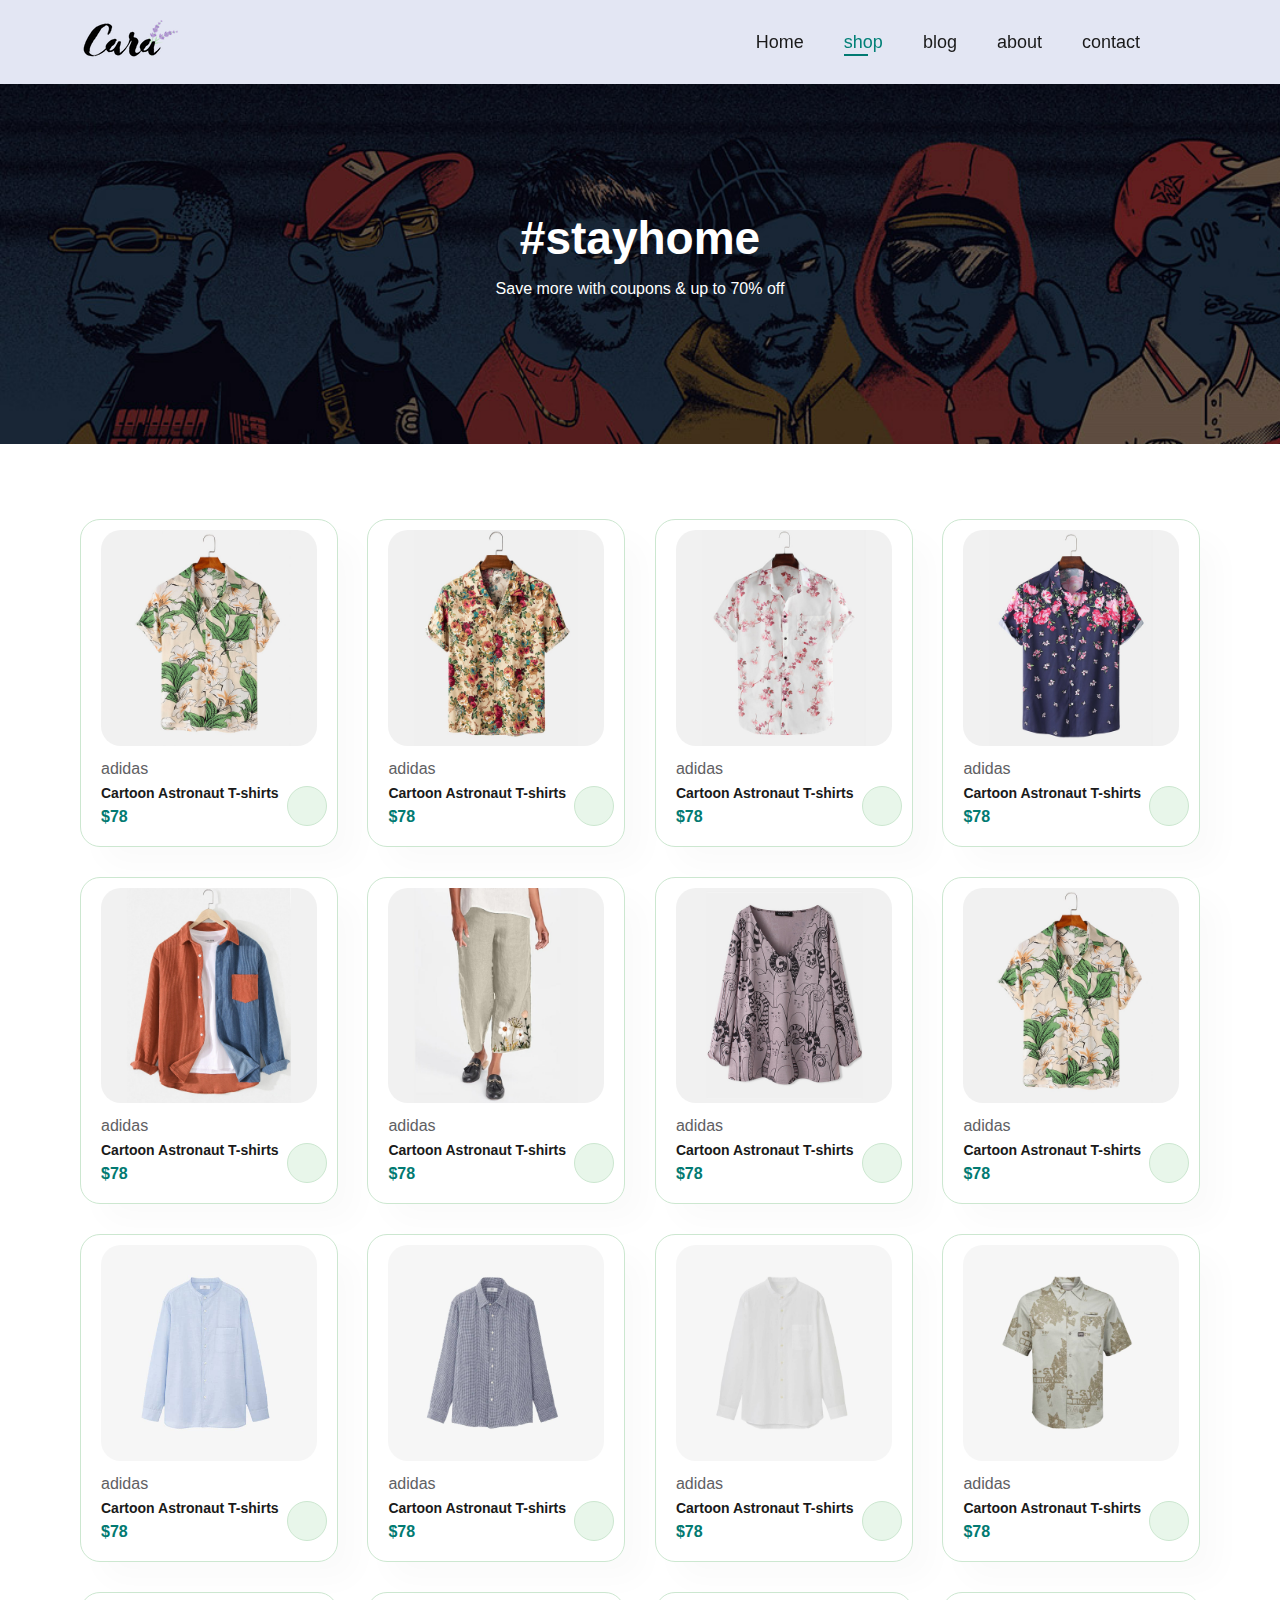
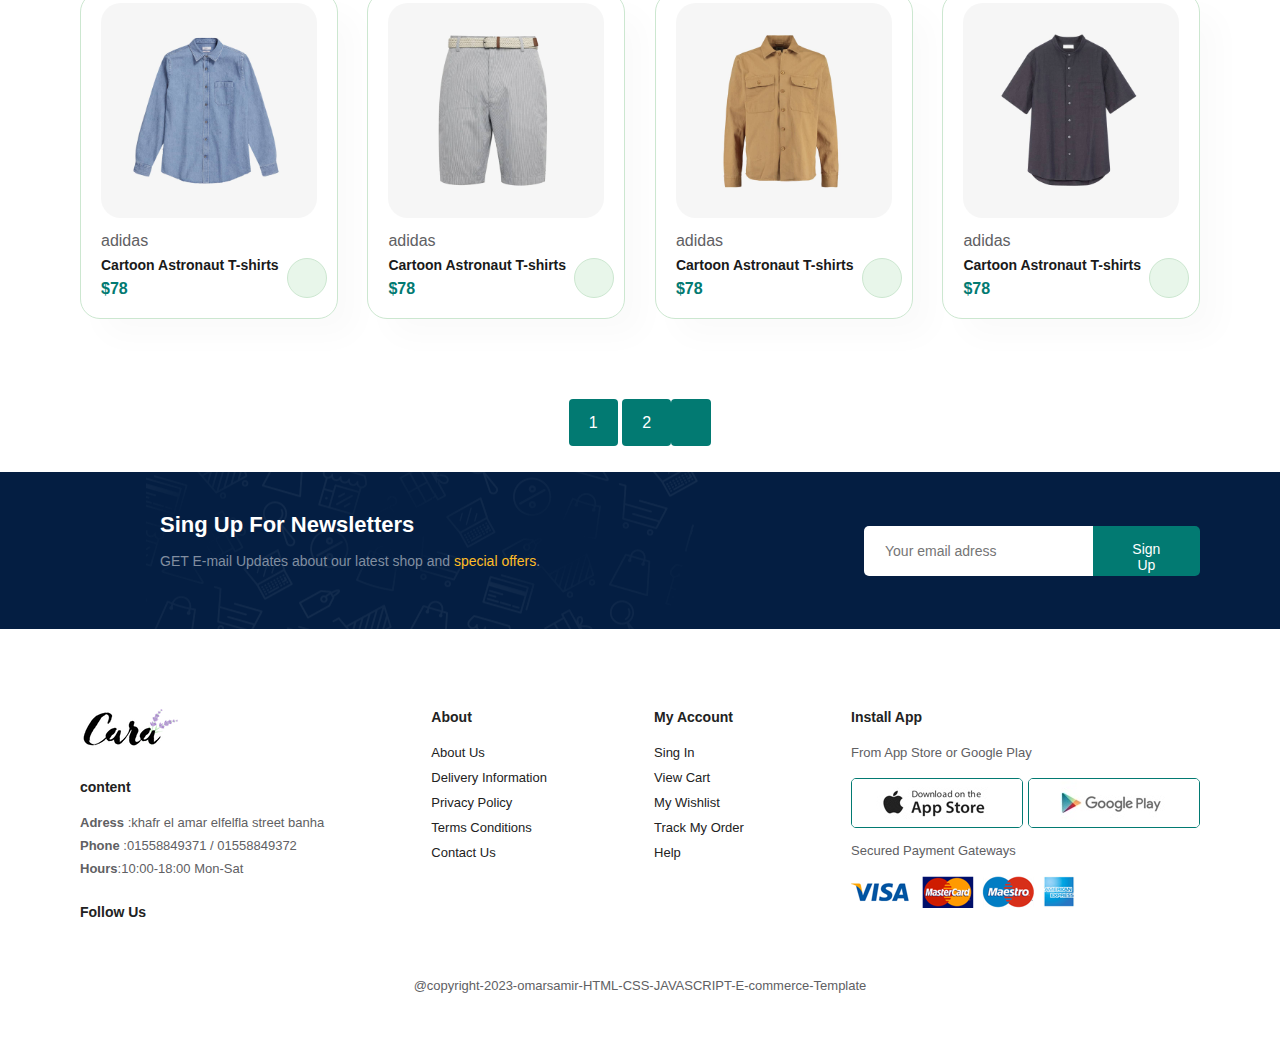
<file: shop.html>
<!DOCTYPE html>
<html lang="en">
  <head>
    <meta charset="UTF-8" />
    <meta name="viewport" content="width=device-width, initial-scale=1.0" />
    <link
      href="https://cdn.jsdelivr.net/npm/bootstrap@5.0.2/dist/css/bootstrap.min.css"
      rel="stylesheet"
      integrity="sha384-EVSTQN3/azprG1Anm3QDgpJLIm9Nao0Yz1ztcQTwFspd3yD65VohhpuuCOmLASjC"
      crossorigin="anonymous"
    />
    <link
      rel="stylesheet"
      href="https://cdnjs.cloudflare.com/ajax/libs/font-awesome/6.4.2/css/all.min.css"
      integrity="sha512-z3gLpd7yknf1YoNbCzqRKc4qyor8gaKU1qmn+CShxbuBusANI9QpRohGBreCFkKxLhei6S9CQXFEbbKuqLg0DA=="
      crossorigin="anonymous"
      referrerpolicy="no-referrer"
    />
    <link rel="stylesheet" href="../css/style.css" />
    <title>Shop</title>
  </head>
  <body>
    <!-- header -->
    <section id="header">
      <a href=""><img src="../imgs/logo.png" class="logo" alt="" /></a>

      <div>
        <ul id="navbar">
          <li><a href="index.html">Home</a></li>
          <li><a class="active" href="shop.html">shop</a></li>
          <li><a href="blog.html">blog</a></li>
          <li><a href="about.html">about</a></li>
          <li><a href="contact.html">contact</a></li>
          <li>
            <a href="cart.html"><i class="fa-solid fa-bag-shopping"></i></a>
          </li>
        </ul>
      </div>
    </section>
    <!-- home -->
    <section id="page-header" class="col-12">
      <h2>#stayhome</h2>
      <p>Save more with coupons & up to 70% off</p>
    </section>
    <!-- feature products -->
    <section id="product1" class="section-p1">
      <div class="pro-container">
        <div class="pro col-lg-4 col-md-6 col-sm-12">
          <img
            src="../imgs/f2.jpg"
            alt=""
            onclick="window.location.href='sproduct.html'"
          />
          <div class="des">
            <span>adidas</span>
            <h5>Cartoon Astronaut T-shirts</h5>
            <div class="star">
              <i class="fa-solid fa-star"></i>
              <i class="fa-solid fa-star"></i>
              <i class="fa-solid fa-star"></i>
              <i class="fa-solid fa-star"></i>
              <i class="fa-solid fa-star"></i>
            </div>
            <h4>$78</h4>
          </div>
          <a href="#"><i class="fa-solid fa-bag-shopping cart"></i></a>
        </div>
        <div class="pro col-lg-4 col-md-6 col-sm-12">
          <img
            src="../imgs/f3.jpg"
            alt=""
            onclick="window.location.href='sproduct.html'"
          />
          <div class="des">
            <span>adidas</span>
            <h5>Cartoon Astronaut T-shirts</h5>
            <div class="star">
              <i class="fa-solid fa-star"></i>
              <i class="fa-solid fa-star"></i>
              <i class="fa-solid fa-star"></i>
              <i class="fa-solid fa-star"></i>
              <i class="fa-solid fa-star"></i>
            </div>
            <h4>$78</h4>
          </div>
          <a href="#"><i class="fa-solid fa-bag-shopping cart"></i></a>
        </div>
        <div class="pro col-lg-4 col-md-6 col-sm-12">
          <img
            src="../imgs/f4.jpg"
            alt=""
            onclick="window.location.href='sproduct.html'"
          />
          <div class="des">
            <span>adidas</span>
            <h5>Cartoon Astronaut T-shirts</h5>
            <div class="star">
              <i class="fa-solid fa-star"></i>
              <i class="fa-solid fa-star"></i>
              <i class="fa-solid fa-star"></i>
              <i class="fa-solid fa-star"></i>
              <i class="fa-solid fa-star"></i>
            </div>
            <h4>$78</h4>
          </div>
          <a href="#"><i class="fa-solid fa-bag-shopping cart"></i></a>
        </div>
        <div class="pro col-lg-4 col-md-6 col-sm-12">
          <img
            src="../imgs/f5.jpg"
            alt=""
            onclick="window.location.href='sproduct.html'"
          />
          <div class="des">
            <span>adidas</span>
            <h5>Cartoon Astronaut T-shirts</h5>
            <div class="star">
              <i class="fa-solid fa-star"></i>
              <i class="fa-solid fa-star"></i>
              <i class="fa-solid fa-star"></i>
              <i class="fa-solid fa-star"></i>
              <i class="fa-solid fa-star"></i>
            </div>
            <h4>$78</h4>
          </div>
          <a href="#"><i class="fa-solid fa-bag-shopping cart"></i></a>
        </div>
        <div class="pro col-lg-4 col-md-6 col-sm-12">
          <img
            src="../imgs/f6.jpg"
            alt=""
            onclick="window.location.href='sproduct.html'"
          />
          <div class="des">
            <span>adidas</span>
            <h5>Cartoon Astronaut T-shirts</h5>
            <div class="star">
              <i class="fa-solid fa-star"></i>
              <i class="fa-solid fa-star"></i>
              <i class="fa-solid fa-star"></i>
              <i class="fa-solid fa-star"></i>
              <i class="fa-solid fa-star"></i>
            </div>
            <h4>$78</h4>
          </div>
          <a href="#"><i class="fa-solid fa-bag-shopping cart"></i></a>
        </div>
        <div class="pro col-lg-4 col-md-6 col-sm-12">
          <img
            src="../imgs/f7.jpg"
            alt=""
            onclick="window.location.href='sproduct.html'"
          />
          <div class="des">
            <span>adidas</span>
            <h5>Cartoon Astronaut T-shirts</h5>
            <div class="star">
              <i class="fa-solid fa-star"></i>
              <i class="fa-solid fa-star"></i>
              <i class="fa-solid fa-star"></i>
              <i class="fa-solid fa-star"></i>
              <i class="fa-solid fa-star"></i>
            </div>
            <h4>$78</h4>
          </div>
          <a href="#"><i class="fa-solid fa-bag-shopping cart"></i></a>
        </div>
        <div class="pro col-lg-4 col-md-6 col-sm-12">
          <img
            src="../imgs/f8.jpg"
            alt=""
            onclick="window.location.href='sproduct.html'"
          />
          <div class="des">
            <span>adidas</span>
            <h5>Cartoon Astronaut T-shirts</h5>
            <div class="star">
              <i class="fa-solid fa-star"></i>
              <i class="fa-solid fa-star"></i>
              <i class="fa-solid fa-star"></i>
              <i class="fa-solid fa-star"></i>
              <i class="fa-solid fa-star"></i>
            </div>
            <h4>$78</h4>
          </div>
          <a href="#"><i class="fa-solid fa-bag-shopping cart"></i></a>
        </div>
        <div class="pro col-lg-4 col-md-6 col-sm-12">
          <img
            src="../imgs/f2.jpg"
            alt=""
            onclick="window.location.href='sproduct.html'"
          />
          <div class="des">
            <span>adidas</span>
            <h5>Cartoon Astronaut T-shirts</h5>
            <div class="star">
              <i class="fa-solid fa-star"></i>
              <i class="fa-solid fa-star"></i>
              <i class="fa-solid fa-star"></i>
              <i class="fa-solid fa-star"></i>
              <i class="fa-solid fa-star"></i>
            </div>
            <h4>$78</h4>
          </div>
          <a href="#"><i class="fa-solid fa-bag-shopping cart"></i></a>
        </div>

        <div class="pro col-lg-4 col-md-6 col-sm-12">
          <img
            src="../imgs/n1.jpg"
            alt=""
            onclick="window.location.href='sproduct.html'"
          />
          <div class="des">
            <span>adidas</span>
            <h5>Cartoon Astronaut T-shirts</h5>
            <div class="star">
              <i class="fa-solid fa-star"></i>
              <i class="fa-solid fa-star"></i>
              <i class="fa-solid fa-star"></i>
              <i class="fa-solid fa-star"></i>
              <i class="fa-solid fa-star"></i>
            </div>
            <h4>$78</h4>
          </div>
          <a href="#"><i class="fa-solid fa-bag-shopping cart"></i></a>
        </div>
        <div class="pro col-lg-4 col-md-6 col-sm-12">
          <img
            src="../imgs/n2.jpg"
            alt=""
            onclick="window.location.href='sproduct.html'"
          />
          <div class="des">
            <span>adidas</span>
            <h5>Cartoon Astronaut T-shirts</h5>
            <div class="star">
              <i class="fa-solid fa-star"></i>
              <i class="fa-solid fa-star"></i>
              <i class="fa-solid fa-star"></i>
              <i class="fa-solid fa-star"></i>
              <i class="fa-solid fa-star"></i>
            </div>
            <h4>$78</h4>
          </div>
          <a href="#"><i class="fa-solid fa-bag-shopping cart"></i></a>
        </div>
        <div class="pro col-lg-4 col-md-6 col-sm-12">
          <img
            src="../imgs/n3.jpg"
            alt=""
            onclick="window.location.href='sproduct.html'"
          />
          <div class="des">
            <span>adidas</span>
            <h5>Cartoon Astronaut T-shirts</h5>
            <div class="star">
              <i class="fa-solid fa-star"></i>
              <i class="fa-solid fa-star"></i>
              <i class="fa-solid fa-star"></i>
              <i class="fa-solid fa-star"></i>
              <i class="fa-solid fa-star"></i>
            </div>
            <h4>$78</h4>
          </div>
          <a href="#"><i class="fa-solid fa-bag-shopping cart"></i></a>
        </div>
        <div class="pro col-lg-4 col-md-6 col-sm-12">
          <img
            src="../imgs/n4.jpg"
            alt=""
            onclick="window.location.href='sproduct.html'"
          />
          <div class="des">
            <span>adidas</span>
            <h5>Cartoon Astronaut T-shirts</h5>
            <div class="star">
              <i class="fa-solid fa-star"></i>
              <i class="fa-solid fa-star"></i>
              <i class="fa-solid fa-star"></i>
              <i class="fa-solid fa-star"></i>
              <i class="fa-solid fa-star"></i>
            </div>
            <h4>$78</h4>
          </div>
          <a href="#"><i class="fa-solid fa-bag-shopping cart"></i></a>
        </div>
        <div class="pro col-lg-4 col-md-6 col-sm-12">
          <img
            src="../imgs/n5.jpg"
            alt=""
            onclick="window.location.href='sproduct.html'"
          />
          <div class="des">
            <span>adidas</span>
            <h5>Cartoon Astronaut T-shirts</h5>
            <div class="star">
              <i class="fa-solid fa-star"></i>
              <i class="fa-solid fa-star"></i>
              <i class="fa-solid fa-star"></i>
              <i class="fa-solid fa-star"></i>
              <i class="fa-solid fa-star"></i>
            </div>
            <h4>$78</h4>
          </div>
          <a href="#"><i class="fa-solid fa-bag-shopping cart"></i></a>
        </div>
        <div class="pro col-lg-4 col-md-6 col-sm-12">
          <img
            src="../imgs/n6.jpg"
            alt=""
            onclick="window.location.href='sproduct.html'"
          />
          <div class="des">
            <span>adidas</span>
            <h5>Cartoon Astronaut T-shirts</h5>
            <div class="star">
              <i class="fa-solid fa-star"></i>
              <i class="fa-solid fa-star"></i>
              <i class="fa-solid fa-star"></i>
              <i class="fa-solid fa-star"></i>
              <i class="fa-solid fa-star"></i>
            </div>
            <h4>$78</h4>
          </div>
          <a href="#"><i class="fa-solid fa-bag-shopping cart"></i></a>
        </div>
        <div class="pro col-lg-4 col-md-6 col-sm-12">
          <img
            src="../imgs/n7.jpg"
            alt=""
            onclick="window.location.href='sproduct.html'"
          />
          <div class="des">
            <span>adidas</span>
            <h5>Cartoon Astronaut T-shirts</h5>
            <div class="star">
              <i class="fa-solid fa-star"></i>
              <i class="fa-solid fa-star"></i>
              <i class="fa-solid fa-star"></i>
              <i class="fa-solid fa-star"></i>
              <i class="fa-solid fa-star"></i>
            </div>
            <h4>$78</h4>
          </div>
          <a href="#"><i class="fa-solid fa-bag-shopping cart"></i></a>
        </div>
        <div class="pro col-lg-4 col-md-6 col-sm-12">
          <img
            src="../imgs/n8.jpg"
            alt=""
            onclick="window.location.href='sproduct.html'"
          />
          <div class="des">
            <span>adidas</span>
            <h5>Cartoon Astronaut T-shirts</h5>
            <div class="star">
              <i class="fa-solid fa-star"></i>
              <i class="fa-solid fa-star"></i>
              <i class="fa-solid fa-star"></i>
              <i class="fa-solid fa-star"></i>
              <i class="fa-solid fa-star"></i>
            </div>
            <h4>$78</h4>
          </div>
          <a href="#"><i class="fa-solid fa-bag-shopping cart"></i></a>
        </div>
      </div>
    </section>
    <!-- pagination -->
    <section id="pagination">
      <a href="#">1</a>
      <a href="#">2</a>
      <a href="#"><i class="fa-solid fa-arrow-right"></i></a>
    </section>
    <!-- newsletter -->
    <section id="newsletter" class="section-p1 section-m1">
      <div class="newstext">
        <h4>Sing Up For Newsletters</h4>
        <p>
          GET E-mail Updates about our latest shop and
          <span>special offers</span>.
        </p>
      </div>
      <div class="form">
        <input type="text" placeholder="Your email adress" />
        <button class="normal">Sign Up</button>
      </div>
    </section>
    <!-- footer -->
    <footer class="section-p1">
      <div class="col">
        <img class="logo" src="../imgs/logo.png" alt="" />
        <h4>content</h4>
        <p><strong>Adress</strong> :khafr el amar elfelfla street banha</p>
        <p><strong>Phone</strong> :01558849371 / 01558849372</p>
        <p><strong>Hours</strong>:10:00-18:00 Mon-Sat</p>
        <div class="follow">
          <h4>Follow Us</h4>
          <div class="icon">
            <i class="fa-brands fa-facebook-f"></i>
            <i class="fa-brands fa-twitter"></i>
            <i class="fa-brands fa-instagram"></i>
            <i class="fa-brands fa-linkedin-in"></i>
            <i class="fa-brands fa-youtube"></i>
          </div>
        </div>
      </div>
      <div class="col">
        <h4>About</h4>
        <a href="#">About Us</a>
        <a href="#">Delivery Information</a>
        <a href="#">Privacy Policy</a>
        <a href="#">Terms Conditions</a>
        <a href="#">Contact Us</a>
      </div>
      <div class="col">
        <h4>My Account</h4>
        <a href="#">Sing In</a>
        <a href="#">View Cart</a>
        <a href="#">My Wishlist</a>
        <a href="#">Track My Order</a>
        <a href="#">Help</a>
      </div>
      <div class="col install">
        <h4>Install App</h4>
        <p>From App Store or Google Play</p>
        <div class="roww">
          <img src="../imgs/app.jpg" alt="" />
          <img class="img2" src="../imgs/play.jpg" alt="" />
        </div>
        <p>Secured Payment Gateways</p>
        <img src="../imgs/pay.png" alt="" />
      </div>
      <div class="copyright">
        <p>@copyright-2023-omarsamir-HTML-CSS-JAVASCRIPT-E-commerce-Template</p>
      </div>
    </footer>
    <!-- js -->
    <script src="../js/index.js"></script>
    <script
      src="https://cdn.jsdelivr.net/npm/@popperjs/core@2.9.2/dist/umd/popper.min.js"
      integrity="sha384-IQsoLXl5PILFhosVNubq5LC7Qb9DXgDA9i+tQ8Zj3iwWAwPtgFTxbJ8NT4GN1R8p"
      crossorigin="anonymous"
    ></script>
    <script
      src="https://cdn.jsdelivr.net/npm/bootstrap@5.0.2/dist/js/bootstrap.min.js"
      integrity="sha384-cVKIPhGWiC2Al4u+LWgxfKTRIcfu0JTxR+EQDz/bgldoEyl4H0zUF0QKbrJ0EcQF"
      crossorigin="anonymous"
    ></script>
  </body>
</html>
</file>
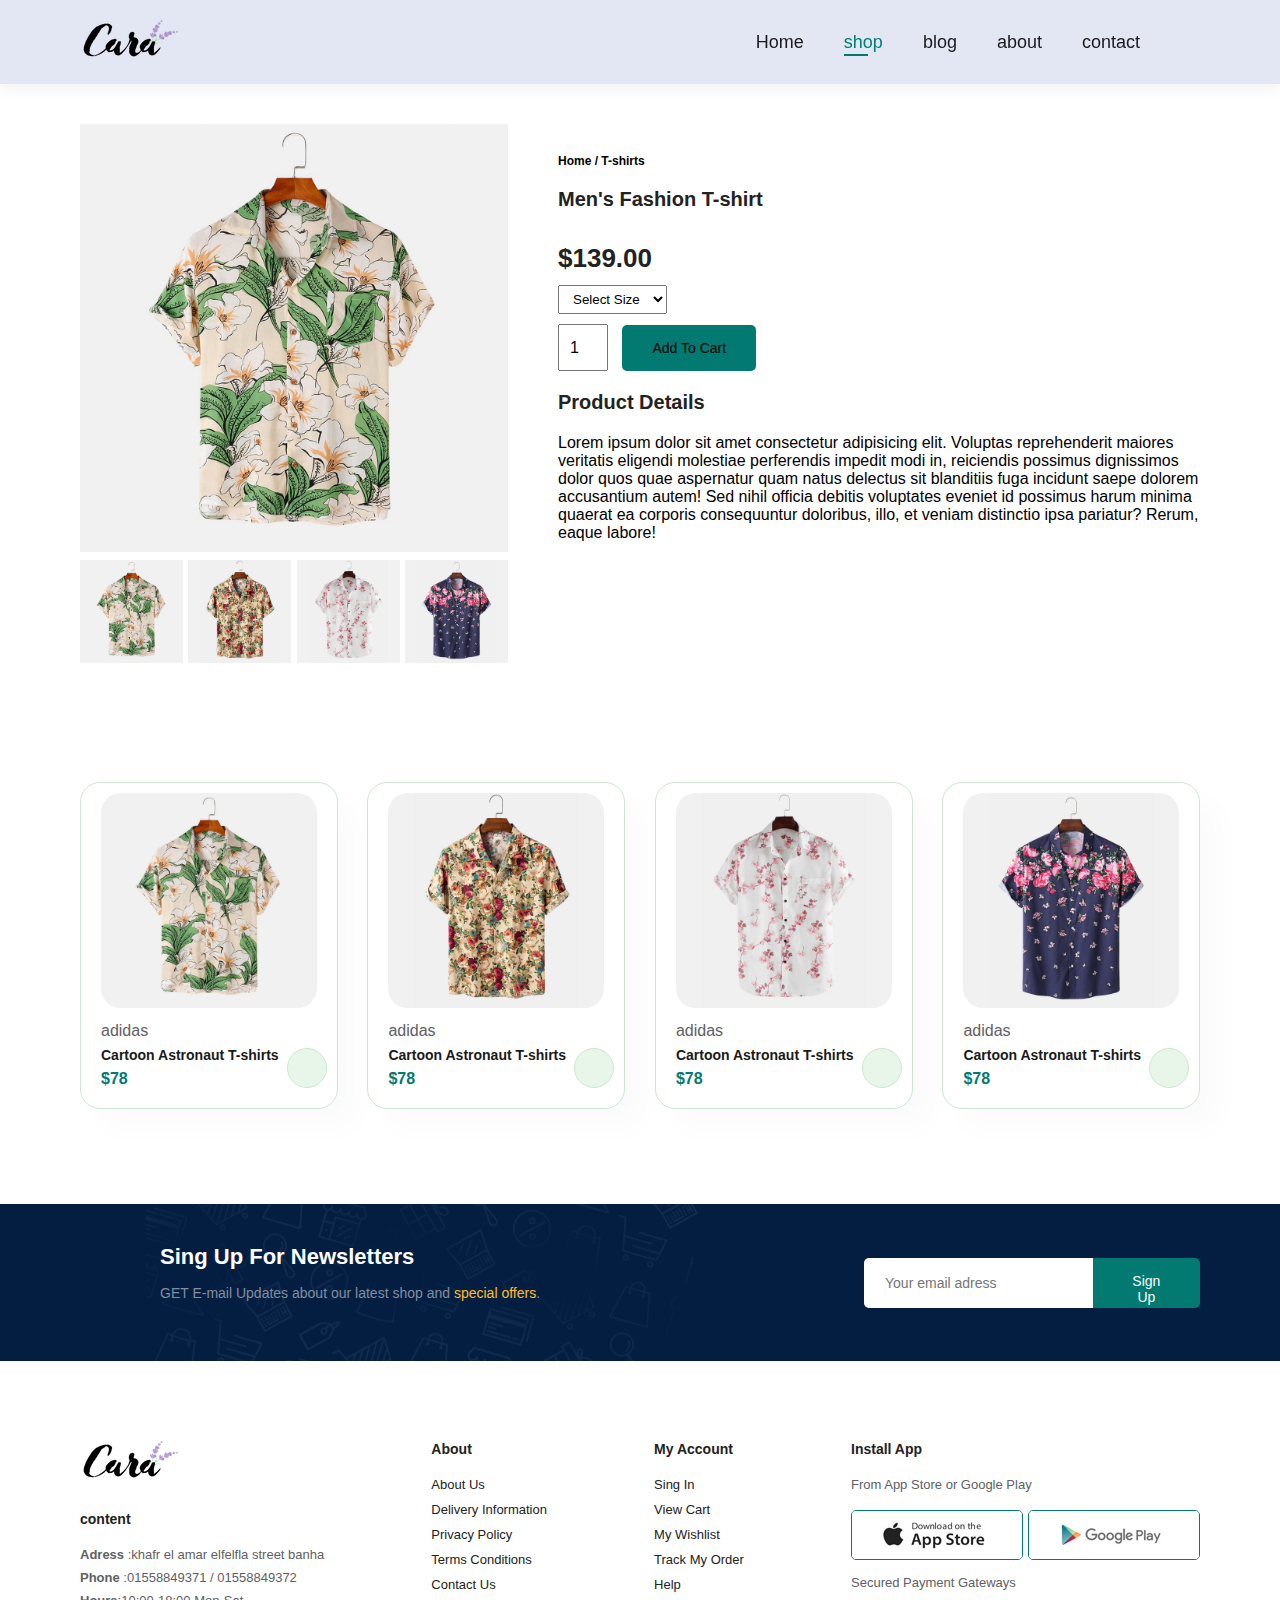
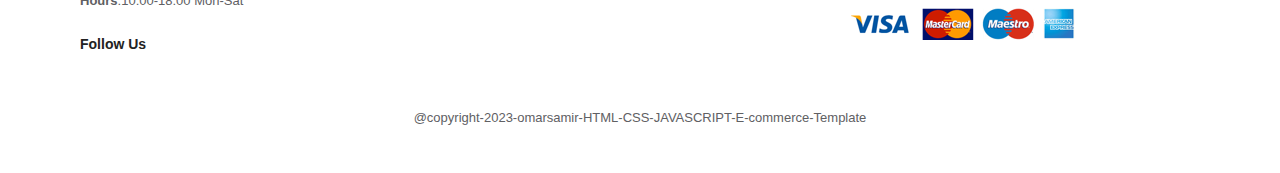
<file: sproduct.html>
<!DOCTYPE html>
<html lang="en">
  <head>
    <meta charset="UTF-8" />
    <meta name="viewport" content="width=device-width, initial-scale=1.0" />
    <link
      href="https://cdn.jsdelivr.net/npm/bootstrap@5.0.2/dist/css/bootstrap.min.css"
      rel="stylesheet"
      integrity="sha384-EVSTQN3/azprG1Anm3QDgpJLIm9Nao0Yz1ztcQTwFspd3yD65VohhpuuCOmLASjC"
      crossorigin="anonymous"
    />
    <link
      rel="stylesheet"
      href="https://cdnjs.cloudflare.com/ajax/libs/font-awesome/6.4.2/css/all.min.css"
      integrity="sha512-z3gLpd7yknf1YoNbCzqRKc4qyor8gaKU1qmn+CShxbuBusANI9QpRohGBreCFkKxLhei6S9CQXFEbbKuqLg0DA=="
      crossorigin="anonymous"
      referrerpolicy="no-referrer"
    />
    <link rel="stylesheet" href="../css/style.css" />
    <title>Shop</title>
  </head>
  <body>
    <!-- header -->
    <section id="header">
      <a href=""><img src="../imgs/logo.png" class="logo" alt="" /></a>

      <div>
        <ul id="navbar">
          <li><a href="index.html">Home</a></li>
          <li><a class="active" href="shop.html">shop</a></li>
          <li><a href="blog.html">blog</a></li>
          <li><a href="about.html">about</a></li>
          <li><a href="contact.html">contact</a></li>
          <li>
            <a href="cart.html"><i class="fa-solid fa-bag-shopping"></i></a>
          </li>
        </ul>
      </div>
    </section>
    <!-- pro-details -->
    <section id="pro-details" class="section-p1">
      <div class="single-pro-image">
        <img src="../imgs/f2.jpg" width="100%" id="MainImg" alt="" />
        <div class="small-img-groupe">
          <div class="small-img-col">
            <img src="../imgs/f2.jpg" width="100%" class="small-img" alt="" />
          </div>
          <div class="small-img-col">
            <img src="../imgs/f3.jpg" width="100%" class="small-img" alt="" />
          </div>
          <div class="small-img-col">
            <img src="../imgs/f4.jpg" width="100%" class="small-img" alt="" />
          </div>
          <div class="small-img-col">
            <img src="../imgs/f5.jpg" width="100%" class="small-img" alt="" />
          </div>
        </div>
      </div>
      <div class="single-pro-details">
        <h6>Home / T-shirts</h6>
        <h4>Men's Fashion T-shirt</h4>
        <h2>$139.00</h2>
        <select>
          <option>Select Size</option>
          <option>Small</option>
          <option>Medium</option>
          <option>Large</option>
          <option>XL</option>
          <option>XXL</option>
        </select>
        <input type="number" value="1" />
        <button class="normal">Add To Cart</button>
        <h4>Product Details</h4>
        <span
          >Lorem ipsum dolor sit amet consectetur adipisicing elit. Voluptas
          reprehenderit maiores veritatis eligendi molestiae perferendis impedit
          modi in, reiciendis possimus dignissimos dolor quos quae aspernatur
          quam natus delectus sit blanditiis fuga incidunt saepe dolorem
          accusantium autem! Sed nihil officia debitis voluptates eveniet id
          possimus harum minima quaerat ea corporis consequuntur doloribus,
          illo, et veniam distinctio ipsa pariatur? Rerum, eaque labore!</span
        >
      </div>
    </section>
    <!-- products -->
    <section id="product1" class="section-p1">
      <div class="pro-container">
        <div class="pro col-lg-4 col-md-6 col-sm-12">
          <img src="../imgs/f2.jpg" alt="" />
          <div class="des">
            <span>adidas</span>
            <h5>Cartoon Astronaut T-shirts</h5>
            <div class="star">
              <i class="fa-solid fa-star"></i>
              <i class="fa-solid fa-star"></i>
              <i class="fa-solid fa-star"></i>
              <i class="fa-solid fa-star"></i>
              <i class="fa-solid fa-star"></i>
            </div>
            <h4>$78</h4>
          </div>
          <a href="#"><i class="fa-solid fa-bag-shopping cart"></i></a>
        </div>
        <div class="pro col-lg-4 col-md-6 col-sm-12">
          <img src="../imgs/f3.jpg" alt="" />
          <div class="des">
            <span>adidas</span>
            <h5>Cartoon Astronaut T-shirts</h5>
            <div class="star">
              <i class="fa-solid fa-star"></i>
              <i class="fa-solid fa-star"></i>
              <i class="fa-solid fa-star"></i>
              <i class="fa-solid fa-star"></i>
              <i class="fa-solid fa-star"></i>
            </div>
            <h4>$78</h4>
          </div>
          <a href="#"><i class="fa-solid fa-bag-shopping cart"></i></a>
        </div>
        <div class="pro col-lg-4 col-md-6 col-sm-12">
          <img src="../imgs/f4.jpg" alt="" />
          <div class="des">
            <span>adidas</span>
            <h5>Cartoon Astronaut T-shirts</h5>
            <div class="star">
              <i class="fa-solid fa-star"></i>
              <i class="fa-solid fa-star"></i>
              <i class="fa-solid fa-star"></i>
              <i class="fa-solid fa-star"></i>
              <i class="fa-solid fa-star"></i>
            </div>
            <h4>$78</h4>
          </div>
          <a href="#"><i class="fa-solid fa-bag-shopping cart"></i></a>
        </div>
        <div class="pro col-lg-4 col-md-6 col-sm-12">
          <img src="../imgs/f5.jpg" alt="" />
          <div class="des">
            <span>adidas</span>
            <h5>Cartoon Astronaut T-shirts</h5>
            <div class="star">
              <i class="fa-solid fa-star"></i>
              <i class="fa-solid fa-star"></i>
              <i class="fa-solid fa-star"></i>
              <i class="fa-solid fa-star"></i>
              <i class="fa-solid fa-star"></i>
            </div>
            <h4>$78</h4>
          </div>
          <a href="#"><i class="fa-solid fa-bag-shopping cart"></i></a>
        </div>
      </div>
    </section>
    <!-- newsletter -->
    <section id="newsletter" class="section-p1 section-m1">
      <div class="newstext">
        <h4>Sing Up For Newsletters</h4>
        <p>
          GET E-mail Updates about our latest shop and
          <span>special offers</span>.
        </p>
      </div>
      <div class="form">
        <input type="text" placeholder="Your email adress" />
        <button class="normal">Sign Up</button>
      </div>
    </section>
    <!-- footer -->
    <footer class="section-p1">
      <div class="col">
        <img class="logo" src="../imgs/logo.png" alt="" />
        <h4>content</h4>
        <p><strong>Adress</strong> :khafr el amar elfelfla street banha</p>
        <p><strong>Phone</strong> :01558849371 / 01558849372</p>
        <p><strong>Hours</strong>:10:00-18:00 Mon-Sat</p>
        <div class="follow">
          <h4>Follow Us</h4>
          <div class="icon">
            <i class="fa-brands fa-facebook-f"></i>
            <i class="fa-brands fa-twitter"></i>
            <i class="fa-brands fa-instagram"></i>
            <i class="fa-brands fa-linkedin-in"></i>
            <i class="fa-brands fa-youtube"></i>
          </div>
        </div>
      </div>
      <div class="col">
        <h4>About</h4>
        <a href="#">About Us</a>
        <a href="#">Delivery Information</a>
        <a href="#">Privacy Policy</a>
        <a href="#">Terms Conditions</a>
        <a href="#">Contact Us</a>
      </div>
      <div class="col">
        <h4>My Account</h4>
        <a href="#">Sing In</a>
        <a href="#">View Cart</a>
        <a href="#">My Wishlist</a>
        <a href="#">Track My Order</a>
        <a href="#">Help</a>
      </div>
      <div class="col install">
        <h4>Install App</h4>
        <p>From App Store or Google Play</p>
        <div class="roww">
          <img src="../imgs/app.jpg" alt="" />
          <img class="img2" src="../imgs/play.jpg" alt="" />
        </div>
        <p>Secured Payment Gateways</p>
        <img src="../imgs/pay.png" alt="" />
      </div>
      <div class="copyright">
        <p>@copyright-2023-omarsamir-HTML-CSS-JAVASCRIPT-E-commerce-Template</p>
      </div>
    </footer>
    <!-- js -->
    <script src="../js/index.js"></script>
  </body>
</html>
</file>
<file: css/style.css>
* {
  margin: 0;
  padding: 0;
  box-sizing: border-box;
}
body {
  font-family: sans-serif;
}

h1 {
  font-size: 50px;
  line-height: 64px;
  color: #222;
}
h2 {
  font-size: 46px;
  line-height: 54px;
  color: #222;
}
h4 {
  font-size: 20px;
  color: #222;
}
h6 {
  font-weight: 700px;
  font-size: 12px;
}
p {
  font-size: 16px;
  color: #222;
  margin: 15px 0 20px 0;
}
.section-p1 {
  padding: 40px 80px;
}
.section-m1 {
  margin: 40px 0px;
}
button.normal {
  font-size: 14px;
  font-weight: 600px;
  padding: 15px 30px;
  color: #000;
  background-color: #fff;
  border-radius: 5px;
  -webkit-border-radius: 5px;
  -moz-border-radius: 5px;
  -ms-border-radius: 5px;
  -o-border-radius: 5px;
  cursor: pointer;
  border: none;
  outline: none;
  transition: 0.3s;
  -webkit-transition: 0.3s;
  -moz-transition: 0.3s;
  -ms-transition: 0.3s;
  -o-transition: 0.3s;
}
button.white {
  font-size: 14px;
  font-weight: 600px;
  padding: 11px 18px;
  color: #fff;
  background-color: transparent;
  cursor: pointer;
  border: 1px solid #fff;
  outline: none;
  transition: 0.3s;
  -webkit-transition: 0.3s;
  -moz-transition: 0.3s;
  -ms-transition: 0.3s;
  -o-transition: 0.3s;
}
body {
  width: 100%;
}
/* header start */
#header {
  display: flex;
  justify-content: space-between;
  align-items: center;
  padding: 20px 80px;
  background-color: #e3e6f3;
  box-shadow: 0 5px 15px rgb(0, 0, 0, 0.06);
  z-index: 999;
  position: sticky;
  top: 0;
  left: 0;
}
#navbar {
  display: flex;
  justify-content: center;
  align-items: center;
}
#navbar li {
  list-style-type: none;
  padding: 0 20px;
  position: relative;
}
#navbar li a {
  text-decoration: none;
  font-size: 18px;
  font-weight: 600px;
  color: #1a1a1a;
  transition: 0.3s;
  -webkit-transition: 0.3s;
  -moz-transition: 0.3s;
  -ms-transition: 0.3s;
  -o-transition: 0.3s;
}
#navbar li a:hover {
  color: #027a72;
}
#navbar li a.active {
  color: #028077;
}
#navbar li a.active::after {
  content: "";
  position: absolute;
  width: 30%;
  height: 2px;
  left: 20px;
  bottom: -3px;
  background-color: #027a72;
}
#navbar li a:after {
  content: "";
  position: absolute;
  width: 0;
  height: 0;
  bottom: -4px;
  left: 20px;
  background-color: #027a72;
  transition: 0.3s;
  -webkit-transition: 0.3s;
  -moz-transition: 0.3s;
  -ms-transition: 0.3s;
  -o-transition: 0.3s;
}
#navbar li a:hover::after {
  width: 50%;
  height: 2px;
}

/* home page */
#hero {
  background-image: url("../imgs/hero4.png");
  background-size: cover;
  background-position: top 25% right 0;
  height: 90vh;
  width: 100%;
  padding: 0 80px;
  display: flex;
  flex-direction: column;
  justify-content: center;
  align-items: flex-start;
}
#hero h4 {
  padding-bottom: 15px;
}
#hero h1 {
  color: #027a72;
}
#hero button {
  background-image: url("../imgs/button.png");
  background-repeat: no-repeat;
  background-color: transparent;
  border: 0;
  padding: 14px 80px 14px 65px;
  font-size: 16px;
  font-weight: 700;
  color: #027a72;
  cursor: pointer;
}
/* feature */
#feature {
  display: flex;
  justify-content: space-between;
  align-items: center;
  flex-wrap: wrap;
}
#feature .fe-box {
  width: 180px;
  text-align: center;
  padding: 25px 15px;
  box-shadow: 20px 20px 34px rgb(0, 0, 0, 0.03);
  border: 1px solid #cce7d0;
  margin: 15px 0;
}
#feature .fe-box:hover {
  box-shadow: 10px 10px 54px rgb(70, 62, 221, 0.2);
}
#feature .fe-box h6 {
  padding: 8px 9px 6px 8px;
  line-height: 1;
  border-radius: 5px;
  -webkit-border-radius: 5px;
  -moz-border-radius: 5px;
  -ms-border-radius: 5px;
  -o-border-radius: 5px;
  color: #027a72;
  background-color: #fddde4;
}
#feature .fe-box img {
  width: 100%;
  margin-bottom: 10px;
}
#feature .fe-box:nth-child(2) h6 {
  background-color: #cdebbc;
}
#feature .fe-box:nth-child(3) h6 {
  background-color: #d1e8f2;
}
#feature .fe-box:nth-child(4) h6 {
  background-color: #cdd4f8;
}
#feature .fe-box:nth-child(5) h6 {
  background-color: #f6dbf6;
}
#feature .fe-box:nth-child(6) h6 {
  background-color: #cdebbc;
}

/* Products */

#product1 {
  text-align: center;
}
#product1 .pro {
  position: relative;
  width: 23%;
  min-width: 250px;
  padding: 10px 20px;
  border: 1px solid #cce7d0;
  cursor: pointer;
  box-shadow: 20px 20px 30px rgb(0, 0, 0, 0.02);
  border-radius: 20px;
  -webkit-border-radius: 20px;
  -moz-border-radius: 20px;
  -ms-border-radius: 20px;
  -o-border-radius: 20px;
  margin: 15px 0px;
  transition: 0.2s ease;
  -webkit-transition: 0.2s ease;
  -moz-transition: 0.2s ease;
  -ms-transition: 0.2s ease;
  -o-transition: 0.2s ease;
}
#product1 .pro:hover {
  box-shadow: 20px 20px 30px rgb(0, 0, 0, 0.06);
}
#product1 .pro img {
  width: 100%;
  border-radius: 20px;
  -webkit-border-radius: 20px;
  -moz-border-radius: 20px;
  -ms-border-radius: 20px;
  -o-border-radius: 20px;
}
#product1 .pro .des {
  text-align: start;
  padding: 10px 0;
}
#product1 .pro .des span {
  font-size: 16px;
  color: #606063;
}
#product1 .pro .des h5 {
  padding-top: 7px;
  color: #1a1a1a;
  font-size: 14px;
}
#product1 .pro .des i {
  color: rgb(231, 160, 7);
  font-size: 12px;
}
#product1 .pro .des h4 {
  padding-top: 7px;
  color: #027a72;
  font-weight: 700;
  font-size: 16px;
}
#product1 .pro .cart {
  width: 40px;
  height: 40px;
  line-height: 40px;
  border-radius: 50px;
  -webkit-border-radius: 50px;
  -moz-border-radius: 50px;
  -ms-border-radius: 50px;
  -o-border-radius: 50px;
  background-color: #e8f6ea;
  color: #027a72;
  border: 1px solid #cce7d0;
  position: absolute;
  bottom: 20px;
  right: 10px;
}

#product1 .pro-container {
  display: flex;
  justify-content: space-between;
  align-items: center;
  flex-wrap: wrap;
  padding-top: 20px;
}
/* banner */
#banner {
  display: flex;
  flex-direction: column;
  justify-content: center;
  align-items: center;
  text-align: center;
  background-image: url("../imgs/b2.jpg");
  background-size: cover;
  width: 100%;
  height: 40vh;
}
#banner h4 {
  font-size: 16px;
  color: #fff;
}
#banner h2 {
  font-size: 30px;
  color: #fff;
  padding: 10px 0;
}
#banner h2 span {
  color: #ef3636;
}
#banner button:hover {
  background-color: #027a72;
  color: #fff;
}
/* sm banner */
#sm-banner {
  display: flex;
  justify-content: space-between;
  flex-wrap: wrap;
}
#sm-banner .banner-box {
  display: flex;
  flex-direction: column;
  justify-content: center;
  align-items: flex-start;
  background-image: url("../imgs/b17.jpg");
  background-size: cover;
  min-width: 580px;
  height: 50vh;
  padding: 30px;
  transition: 0.3s;
  -webkit-transition: 0.3s;
  -moz-transition: 0.3s;
  -ms-transition: 0.3s;
  -o-transition: 0.3s;
}
#sm-banner .banner-box2 {
  background-image: url("../imgs/b10.jpg");
}
#sm-banner h4 {
  color: #fff;
  font-size: 20px;
  font-weight: 300px;
}
#sm-banner h2 {
  color: #fff;
  font-size: 28px;
  font-weight: 800px;
}
#sm-banner p {
  color: #fff;
  font-size: 14px;
  font-weight: 500px;
  padding-bottom: 15px;
}

.banner-box:hover button {
  background-color: #027a72;
  border: 1px solid #027a72;
}
/* banner3 */
#banner3 {
  display: flex;
  justify-content: space-between;
  flex-wrap: wrap;
  padding: 0px 80px;
}
#banner3 .banner-box {
  display: flex;
  flex-direction: column;
  justify-content: center;
  align-items: flex-start;
  background-image: url("../imgs/b7.jpg");
  background-size: cover;
  min-width: 30%;
  height: 30vh;
  padding: 30px;
  transition: 0.3s;
  -webkit-transition: 0.3s;
  -moz-transition: 0.3s;
  -ms-transition: 0.3s;
  -o-transition: 0.3s;
  margin-bottom: 2s0px;
}
#banner3 .banner-box3 {
  background-image: url("../imgs/b18.jpg");
}
#banner3 .banner-box2 {
  background-image: url("../imgs/b4.jpg");
}
#banner3 h2 {
  font-weight: 900px;
  font-size: 22px;
  color: #fff;
}
#banner3 h3 {
  font-weight: 800px;
  font-size: 15px;
  color: #ef3636;
}
/* newsletters */
#newsletter {
  display: flex;
  justify-content: space-between;
  align-items: center;
  flex-wrap: wrap;
  background-image: url("../imgs/b14.png");
  background-repeat: no-repeat;
  background-position: 20% 30%;
  background-color: #041e42;
}
#newsletter .newstext {
  padding: 0 80px;
}
#newsletter h4 {
  font-size: 22px;
  font-weight: 700px;
  color: #fff;
}
#newsletter p {
  font-size: 14px;
  font-weight: 600px;
  color: #818ea0;
}
#newsletter p span {
  color: #ffbd27;
}
#newsletter .form {
  display: flex;
  justify-content: center;
  align-items: center;
  width: 30%;
}
#newsletter input {
  height: 3.125rem;
  padding: 0 1.25rem;
  font-size: 14px;
  width: 100%;
  border: 1px solid transparent;
  outline: none;
  border-radius: 5px;
  -webkit-border-radius: 5px;
  -moz-border-radius: 5px;
  -ms-border-radius: 5px;
  -o-border-radius: 5px;
  border-top-right-radius: 0;
  border-bottom-right-radius: 0;
}
#newsletter button {
  background-color: #027a72;
  color: #fff;
  height: 3.125rem;
  width: 40%;
  border-top-left-radius: 0;
  border-bottom-left-radius: 0;
}

/* footer */
footer {
  display: flex;
  justify-content: space-between;
  flex-wrap: wrap;
}
footer .col {
  display: flex;
  flex-direction: column;
  align-items: flex-start;
  margin-bottom: 20px;
}
footer .logo {
  margin-bottom: 30px;
}
footer h4 {
  font-size: 14px;
  padding-bottom: 20px;
}
footer p {
  font-size: 13px;
  margin: 0 0 8px 0;
  color: #606063;
}
footer a {
  font-size: 13px;
  color: #222;
  margin-bottom: 10px;
  text-decoration: none;
}
footer .follow {
  margin-top: 20px;
}
footer .follow i {
  color: #465b52;
  cursor: pointer;
  padding-right: 4px;
}
footer .follow i:hover,
footer a:hover {
  color: #027a72;
}
footer .install .roww {
  display: flex;
}
footer .install .roww img {
  border: 1px solid #027a72;
  border-radius: 5px;
  -webkit-border-radius: 5px;
  -moz-border-radius: 5px;
  -ms-border-radius: 5px;
  -o-border-radius: 5px;
}
footer .install .roww .img2 {
  margin-left: 5px;
}
footer .install img {
  margin: 10px 0 15px 0;
}
footer .copyright {
  width: 100%;
  text-align: center;
}
/* ////////////////////////////////////// Shop /////////////////////////////////////// */
#page-header {
  background-image: url("../imgs/b1.jpg");
  background-size: cover;
  width: 100%;
  height: 40vh;
  display: flex;
  justify-content: center;
  text-align: center;
  flex-direction: column;
}
#page-header h2,
p {
  color: #fff;
}
#pagination {
  margin-top: 40px;
  text-align: center;
}
#pagination a {
  text-decoration: none;
  background-color: #027a72;
  padding: 15px 20px;
  border-radius: 4px;
  -webkit-border-radius: 4px;
  -moz-border-radius: 4px;
  -ms-border-radius: 4px;
  -o-border-radius: 4px;
  color: #fff;
  font-weight: 600px;
}
#pagination a i {
  font-size: 16px;
  font-weight: 600px;
}
/* ////////////////////////////// single product ///////////////////////////////// */
#pro-details {
  display: flex;
  justify-content: space-between;
}
.single-pro-image {
  width: 40%;
  margin-right: 50px;
}
.small-img-groupe {
  display: flex;
  justify-content: space-between;
}
#MainImg {
  margin-bottom: 4px;
  cursor: pointer;
}
.small-img-col {
  flex-basis: 24%;
  cursor: pointer;
}
.single-pro-details {
  width: 60%;
  padding-top: 30px;
}

.single-pro-details h4 {
  padding: 20px 0 20px 0;
  font-weight: 600;
}
.single-pro-details h2 {
  font-size: 26px;
  font-weight: 600;
}
.single-pro-details select {
  display: block;
  padding: 5px 10px;
  margin-bottom: 10px;
}
.single-pro-details input {
  width: 50px;
  height: 47px;
  padding-left: 10px;
  font-size: 16px;
  margin-right: 10px;
}
.single-pro-details input:focus {
  outline: none;
}
.single-pro-details button {
  background-color: #027a72;
}

/* /////////////////////////////////////////blog/////////////////////////////////////////////// */
#page-header.blog-header {
  background-image: url("../imgs/b19.jpg");
  background-size: cover;
  width: 100%;
  height: 40vh;
}
#blog {
  padding: 150px 150px 0 150px;
  position: relative;
}
#blog .blog-box {
  display: flex;
  align-items: center;
  width: 100%;
  position: relative;
  padding-bottom: 90px;
}
#blog .blog-img {
  width: 50%;
  margin-right: 40px;
}
#blog img {
  width: 100%;
  height: 300px;
}
#blog .blog-details {
  width: 50%;
}
#blog .blog-details p {
  color: #606063;
}
#blog .blog-details a {
  text-decoration: none;
  font-size: 11px;
  color: #000;
  font-weight: 700;
  position: relative;
}
#blog .blog-details a::after {
  content: "";
  position: absolute;
  width: 50px;
  height: 1px;
  background-color: #000;
  top: 6px;
  right: -60px;
}
#blog .blog-details a:hover {
  color: #027a72;
}
#blog .blog-details a:hover::after {
  background-color: #027a72;
}
#blog .blog-box h1 {
  position: absolute;
  top: -40px;
  left: 0px;
  font-size: 70px;
  font-weight: 700px;
  color: #c9cbce;
  z-index: -9;
}

/* /////////////////////////////////////////////About////////////////////////////////////////////// */
#page-header.about-header {
  background-image: url("../imgs/banner.png");
  background-size: cover;
  width: 100%;
  height: 40vh;
}
#about-head {
  display: flex;
  align-items: center;
}
#about-head img {
  width: 50%;
  height: auto;
}
#about-head div {
  padding-left: 40px;
}
#about-app {
  text-align: center;
}
#about-app .video {
  width: 70%;
  height: 100%;
  margin: 30px auto 0 auto;
}
#about-app .video video {
  width: 100%;
  height: 100%;
  border-radius: 20px;
  -webkit-border-radius: 20px;
  -moz-border-radius: 20px;
  -ms-border-radius: 20px;
  -o-border-radius: 20px;
}
/* //////////////////////////////////////////contact//////////////////////////// */
#contact-details {
  display: flex;
  justify-content: space-between;
  justify-content: center;
}
#contact-details .details {
  width: 40%;
}
#contact-details .details span,
#form-details form span {
  font-size: 12px;
}
#contact-details .details h2,
#form-details form h2 {
  font-size: 26px;
  line-height: 35px;
  padding: 20px 0;
}
#contact-details .details h3 {
  font-size: 16px;
  padding-bottom: 15px;
}
#contact-details .details li {
  list-style: none;
  display: flex;
  align-items: center;
  padding: 10px 0;
}
#contact-details .details li i {
  font-size: 14px;
  padding-right: 22px;
}
#contact-details .details li p {
  margin: 0;
  font-size: 14px;
}
#contact-details .map {
  width: 55%;
  height: 400px;
}
#contact-details .map iframe {
  width: 100%;
  height: 100%;
}
#form-details {
  display: flex;
  justify-content: space-between;
  margin: 30px;
  padding: 80px;
  border: 1px solid #e1e1e1;
}
#form-details form {
  width: 65%;
  display: flex;
  flex-direction: column;
  align-items: flex-start;
}

#form-details form input,
#form-details form textarea {
  width: 100%;
  padding: 12px 15px;
  outline: none;
  margin-bottom: 20px;
  border: 1px solid #e1e1e1;
}
#form-details form button {
  background-color: #027a72;
  color: #fff;
}
#form-details .people div {
  padding-bottom: 25px;
  display: flex;
  align-items: flex-start;
}
#form-details .people div img {
  width: 65px;
  height: 65px;
  margin-right: 15px;
}
#form-details .people div p {
  margin: 0;
  font-size: 13px;
  line-height: 25px;
}
#form-details .people div p span {
  font-size: 16px;
  color: #000;
  font-weight: 600;
  display: block;
}

/* //////////////////////////////////////cart//////////////////////////////////////////////// */
#cart table {
  width: 100%;
  border-collapse: collapse;
  table-layout: fixed;
  white-space: nowrap;
}
#cart table img {
  width: 70px;
}
#cart table td:nth-child(1) {
  width: 100px;
  text-align: center;
}
#cart table td:nth-child(2) {
  width: 150px;
  text-align: center;
}
#cart table td:nth-child(3) {
  width: 250px;
  text-align: center;
}
#cart table td:nth-child(4),
#cart table td:nth-child(5),
#cart table td:nth-child(6) {
  width: 150px;
  text-align: center;
}
#cart table td:nth-child(5) input {
  width: 70px;
  padding: 10px 5px 10px 15px;
}
#cart table thead {
  border: 1px solid #e2e9e1;
  border-left: none;
  border-right: none;
}
#cart table thead td {
  font-weight: 700;
  text-transform: uppercase;
  font-size: 13px;
  padding: 18px 0;
}
#cart table tbody tr td {
  padding-top: 15px;
}
#cart table tbody td {
  font-size: 13px;
}

#cart-add {
  display: flex;
  flex-wrap: wrap;
  justify-content: space-between;
}
#coupon {
  width: 50%;
  margin-bottom: 30px;
}
#coupon h3,
#subtotal h3 {
  padding-bottom: 15px;
  font-weight: 600;
}
#coupon input {
  padding: 10px 20px;
  outline: none;
  width: 60%;
  margin-right: 10px;
  border: 1px solid #e2e9e1;
}
#coupon button {
  background-color: #027a72;
  color: #fff;
  padding: 12px 20px;
}
#subtotal {
  width: 50%;
  padding: 30px;
  margin-bottom: 30px;
  border: 1px solid #e2e9e1;
}
#subtotal button {
  background-color: #027a72;
  color: #fff;
  padding: 12px 20px;
}
#subtotal table {
  border-collapse: collapse;
  width: 100%;
  margin-bottom: 30px;
}
#subtotal table td {
  width: 50%;
  border: 1px solid #e2e9e1;
  padding: 10px;
  font-size: 13px;
}
</file>
